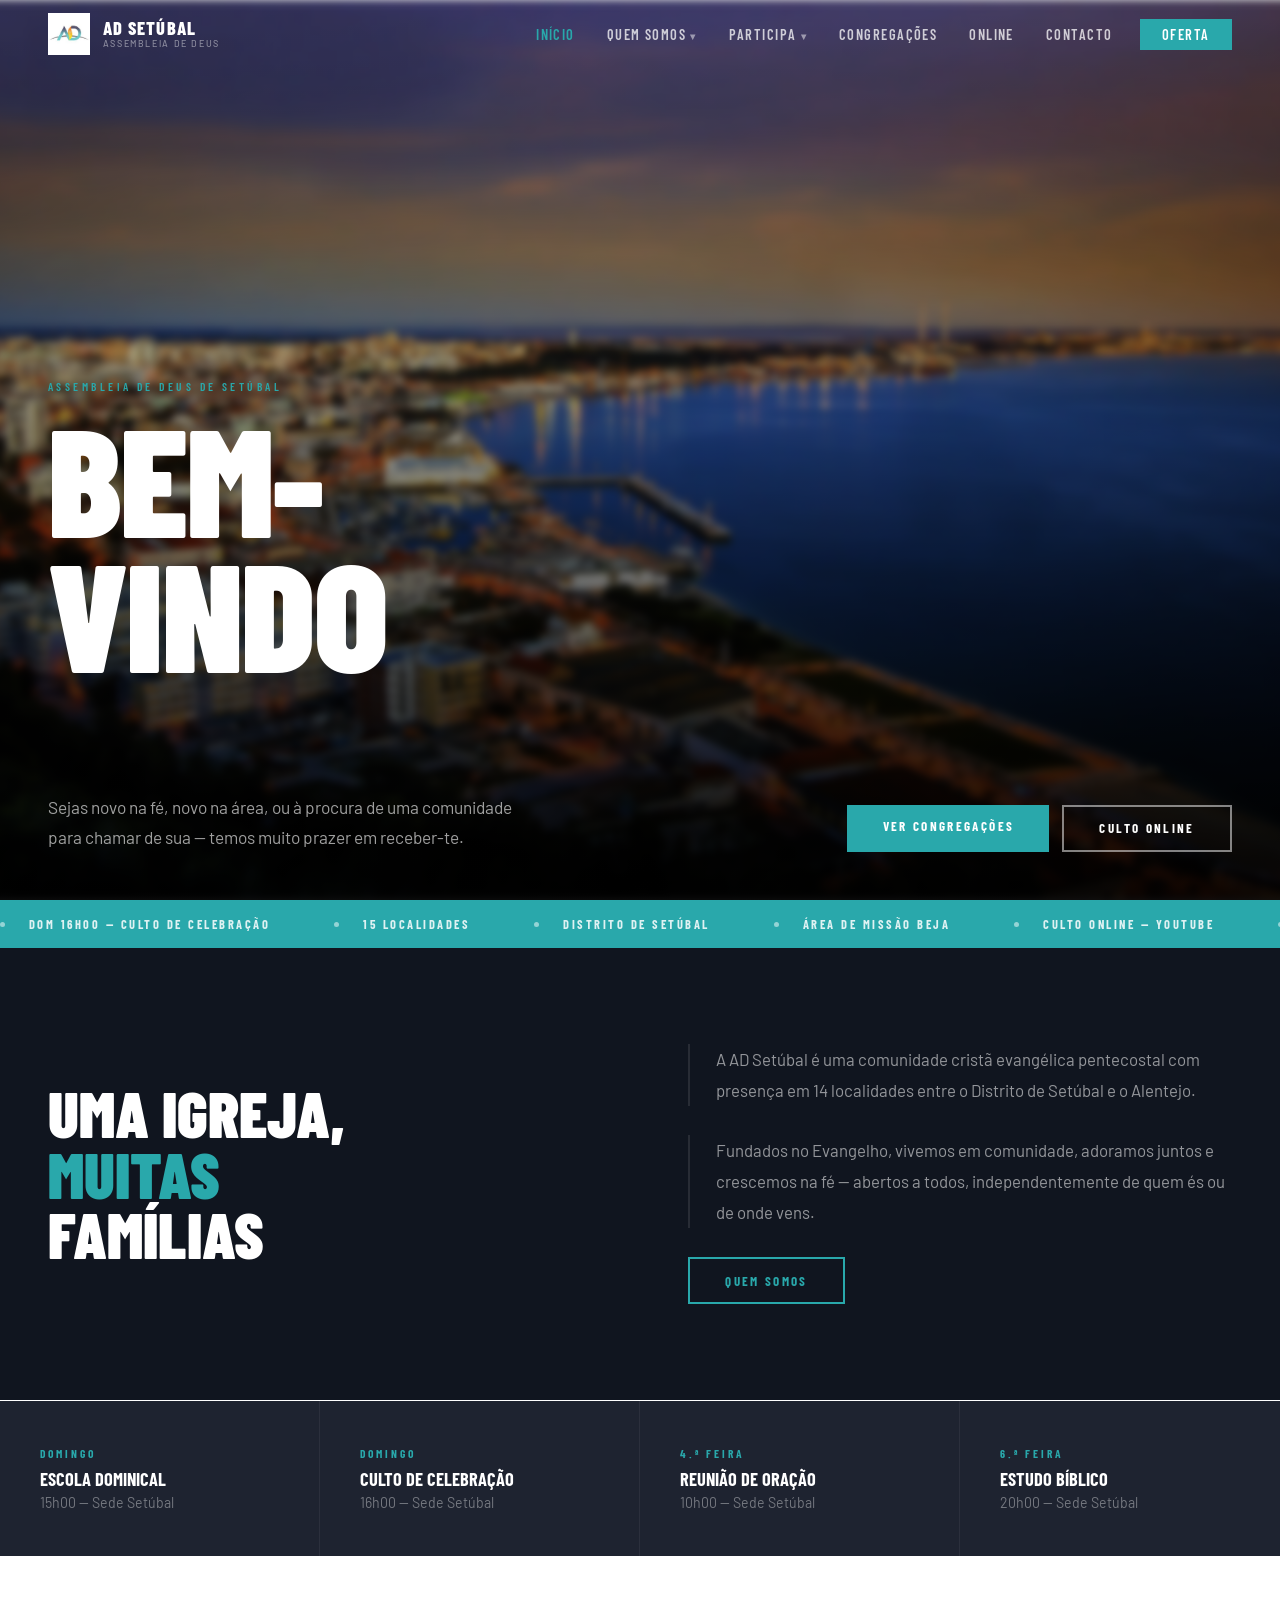
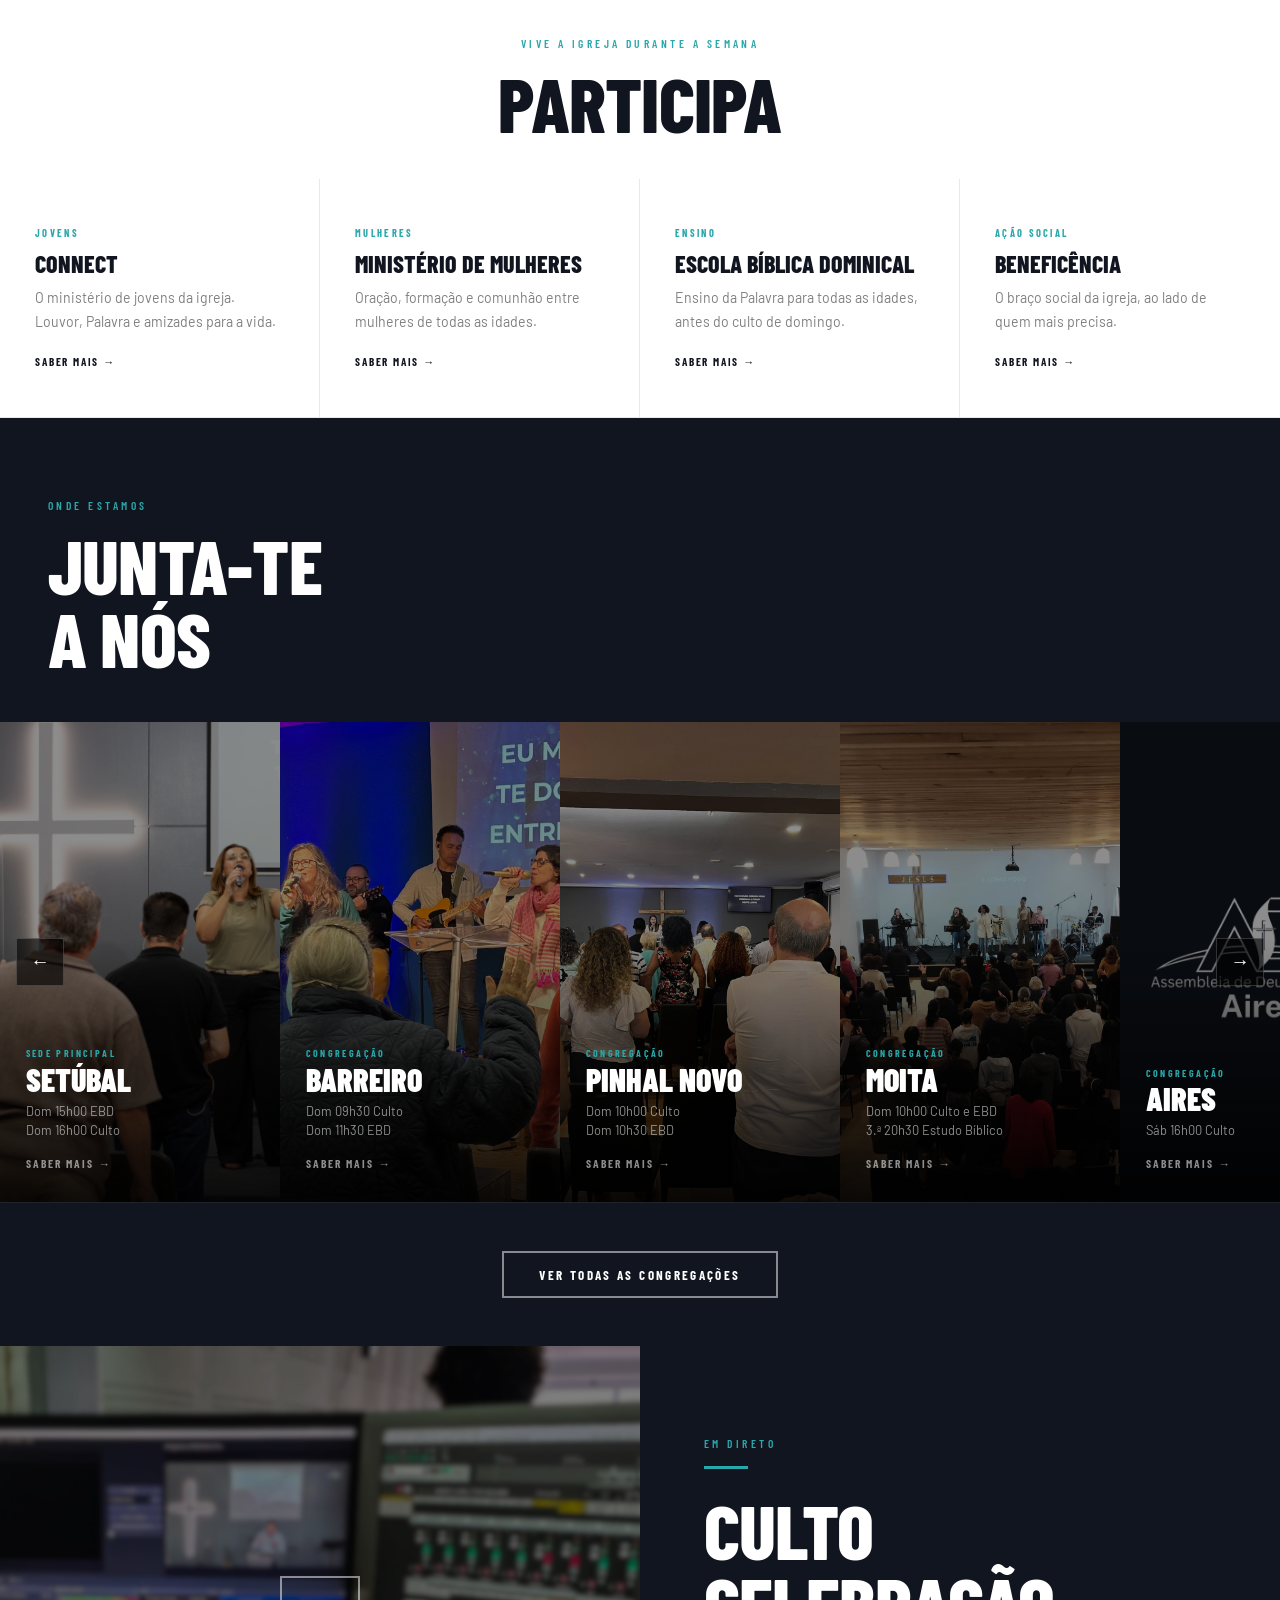
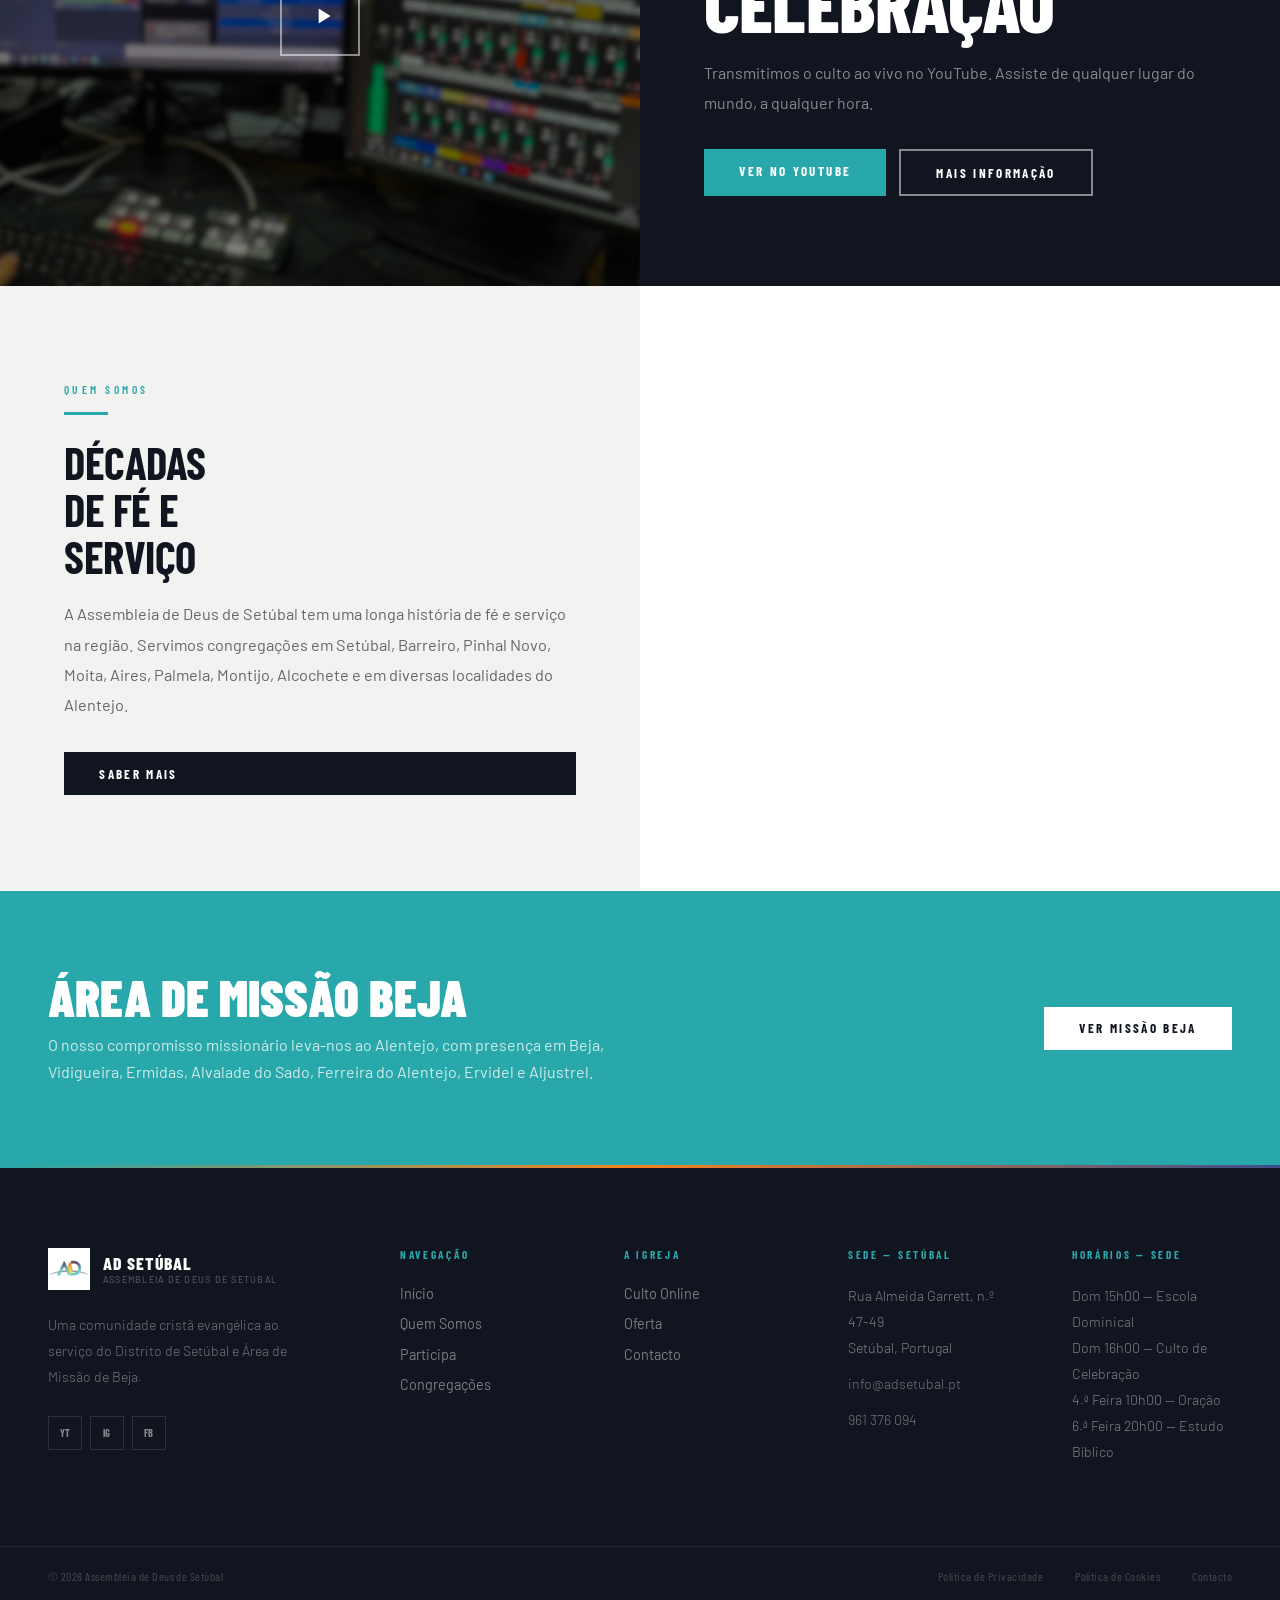
<file: index.html>
<!DOCTYPE html>
<html lang="pt">
<head>
  <meta charset="UTF-8" />
  <meta name="viewport" content="width=device-width, initial-scale=1.0" />
  <title>AD Setúbal — Assembleia de Deus</title>
  <link rel="icon" type="image/x-icon" href="logo.png">
  <link rel="stylesheet" href="shared.css" />
  <style>
    /* ===== HERO ===== */
    .hero {
      position: relative;
      min-height: 100vh;
      display: flex; flex-direction: column;
      justify-content: flex-end;
      overflow: hidden;
      padding-top: 68px;
    }
    .hero-bg {
      position: absolute; inset: 0;
      background: url('areasetubal-index.png') center/cover no-repeat;
    }
    .hero-overlay {
      position: absolute; inset: 0;
      background: linear-gradient(to top, rgba(0,0,0,0.92) 0%, rgba(0,0,0,0.35) 55%, rgba(0,0,0,0.1) 100%);
    }
    .hero-content {
      position: relative; z-index: 2;
      padding: 0 3rem 5rem;
      max-width: 1100px;
    }
    .hero-content .eyebrow { margin-bottom: 1rem; }
    .hero-title {
      font-family: 'Barlow Condensed', sans-serif;
      font-size: clamp(4.5rem, 12vw, 13rem);
      font-weight: 900; color: #fff;
      line-height: 0.88;
      letter-spacing: -0.01em;
      text-transform: uppercase;
      margin-bottom: 2rem;
    }
    .hero-bottom {
      position: relative; z-index: 2;
      display: grid; grid-template-columns: 1fr auto;
      align-items: end;
      padding: 0 3rem 3rem;
      gap: 2rem;
    }
    .hero-sub {
      font-size: 1.08rem; color: rgba(255,255,255,0.62);
      font-weight: 400; line-height: 1.75;
      max-width: 480px;
    }
    .hero-btns { display: flex; gap: 0.8rem; flex-shrink: 0; }

    /* ===== TICKER ===== */
    .ticker {
      background: var(--teal);
      overflow: hidden; height: 48px;
      display: flex; align-items: center;
    }
    .ticker-inner {
      display: flex; gap: 4rem;
      animation: ticker 30s linear infinite;
      white-space: nowrap;
    }
    .ticker-item {
      font-family: 'Barlow Condensed', sans-serif;
      font-size: 0.78rem; font-weight: 700;
      letter-spacing: 0.2em; text-transform: uppercase;
      color: rgba(255,255,255,0.85);
      display: flex; align-items: center; gap: 1.5rem;
    }
    .ticker-dot { width: 5px; height: 5px; background: rgba(255,255,255,0.5); border-radius: 50%; flex-shrink: 0; }
    @keyframes ticker { from { transform: translateX(0); } to { transform: translateX(-50%); } }

    /* ===== STATEMENT ===== */
    .statement {
      background: var(--dark);
      padding: 6rem 3rem;
      display: grid; grid-template-columns: 1fr 1fr; gap: 6rem; align-items: center;
    }
    .statement-title {
      font-family: 'Barlow Condensed', sans-serif;
      font-size: clamp(2.8rem, 5vw, 5rem);
      font-weight: 900; color: #fff;
      text-transform: uppercase; line-height: 0.95;
    }
    .statement-title span { color: var(--teal); }
    .statement-right { display: flex; flex-direction: column; gap: 1.8rem; }
    .statement-text {
      font-size: 1.05rem; color: rgba(255,255,255,0.55);
      font-weight: 400; line-height: 1.85;
      border-left: 2px solid rgba(255,255,255,0.1);
      padding-left: 1.6rem;
    }

    /* ===== SCHEDULE STRIP ===== */
    .schedule-strip {
      display: grid; grid-template-columns: repeat(4,1fr);
      border-top: 1px solid rgba(255,255,255,0.06);
    }
    .schedule-block {
      padding: 2.8rem 2.5rem;
      border-right: 1px solid rgba(255,255,255,0.06);
      background: var(--dark2);
      transition: background 0.2s;
      cursor: default;
    }
    .schedule-block:last-child { border-right: none; }
    .schedule-block:hover { background: rgb(17, 20, 27); }
    .schedule-day {
      font-family: 'Barlow Condensed', sans-serif;
      font-size: 0.72rem; font-weight: 700;
      letter-spacing: 0.26em; text-transform: uppercase;
      color: var(--teal); margin-bottom: 0.5rem;
    }
    .schedule-service {
      font-family: 'Barlow Condensed', sans-serif;
      font-size: 1.15rem; font-weight: 700;
      color: #fff; margin-bottom: 0.25rem;
      text-transform: uppercase;
    }
    .schedule-time { font-size: 0.88rem; color: rgba(255,255,255,0.38); font-weight: 400; }

    /* ===== LOCATIONS ===== */
    .locations-header {
      background: var(--dark);
      padding: 5rem 3rem 3rem;
    }
    .locations-carousel-wrap {
      background: var(--dark);
      position: relative;
      overflow: hidden;
    }
    .locations-carousel {
      display: flex;
      overflow-x: auto;
      scroll-snap-type: x mandatory;
      -webkit-overflow-scrolling: touch;
      scrollbar-width: none;
      gap: 0;
    }
    .locations-carousel::-webkit-scrollbar { display: none; }
    .loc-card {
      position: relative;
      overflow: hidden;
      flex: 0 0 280px;
      height: 480px;
      scroll-snap-align: start;
      cursor: default;
    }
    .loc-card img {
      width: 100%; height: 100%; object-fit: cover; display: block;
      filter: brightness(0.55);
      transition: transform 0.7s ease, filter 0.4s;
    }
    .loc-card:hover img { transform: scale(1.07); filter: brightness(0.4); }
    .loc-card-body {
      position: absolute; inset: 0;
      display: flex; flex-direction: column; justify-content: flex-end;
      padding: 2rem 1.6rem;
      background: linear-gradient(to top, rgba(0,0,0,0.88) 0%, transparent 55%);
    }
    .loc-card-tag {
      font-family: 'Barlow Condensed', sans-serif;
      font-size: 0.62rem; font-weight: 700;
      letter-spacing: 0.24em; text-transform: uppercase;
      color: var(--teal); margin-bottom: 0.35rem;
    }
    .loc-card-name {
      font-family: 'Barlow Condensed', sans-serif;
      font-size: 2rem; font-weight: 900;
      color: #fff; text-transform: uppercase;
      line-height: 0.92; margin-bottom: 0.45rem;
    }
    .loc-card-time {
      font-size: 0.8rem; color: rgba(255,255,255,0.55);
      font-weight: 400; margin-bottom: 1rem;
      line-height: 1.5;
    }
    .loc-card-link {
      font-family: 'Barlow Condensed', sans-serif;
      font-size: 0.72rem; font-weight: 700;
      letter-spacing: 0.18em; text-transform: uppercase;
      color: rgba(255,255,255,0.55); text-decoration: none;
      transition: color 0.2s;
    }
    .loc-card:hover .loc-card-link { color: var(--teal); }
    .carousel-btn {
      position: absolute; top: 50%; transform: translateY(-50%);
      width: 48px; height: 48px;
      background: rgba(0,0,0,0.6);
      border: 1px solid rgba(255,255,255,0.18);
      color: #fff; font-size: 1.2rem;
      display: flex; align-items: center; justify-content: center;
      cursor: pointer; z-index: 10;
      transition: background 0.2s, border-color 0.2s;
      user-select: none;
    }
    .carousel-btn:hover { background: var(--teal); border-color: var(--teal); }
    .carousel-btn.prev { left: 1rem; }
    .carousel-btn.next { right: 1rem; }
    .locations-footer {
      background: var(--dark);
      padding: 3rem;
      border-top: 1px solid rgba(255,255,255,0.06);
      text-align: center;
    }

    /* ===== ONLINE SPLIT ===== */
    .online-split { display: grid; grid-template-columns: 1fr 1fr; }
    .online-img { position: relative; overflow: hidden; min-height: 540px; background: #000; }
    .online-img img { position: absolute; inset: 0; width: 100%; height: 100%; object-fit: cover; filter: brightness(0.5); transition: opacity 0.3s; }
    .online-img iframe {
      position: absolute; inset: 0; width: 100%; height: 100%;
      border: none; display: none;
    }
    .online-img.playing img { opacity: 0; pointer-events: none; }
    .online-img.playing iframe { display: block; }
    .online-img.playing .online-img-overlay { opacity: 0; pointer-events: none; }
    .online-img-overlay {
      position: absolute; inset: 0;
      display: flex; align-items: center; justify-content: center;
      transition: opacity 0.3s;
    }
    .play-btn {
      width: 80px; height: 80px;
      border: 2px solid rgba(255,255,255,0.5);
      display: flex; align-items: center; justify-content: center;
      text-decoration: none; transition: border-color 0.2s, background 0.2s;
      cursor: pointer; background: none;
    }
    .play-btn:hover { border-color: var(--teal); background: rgba(41,168,171,0.2); }
    .play-btn svg { width: 26px; height: 26px; fill: #fff; margin-left: 5px; }
    .online-text {
      background: var(--dark);
      padding: 5rem 4rem;
      display: flex; flex-direction: column; justify-content: center;
    }
    .online-text .display-lg { color: #fff; margin-bottom: 1.2rem; }
    .online-text p { font-size: 1rem; color: rgba(255,255,255,0.5); line-height: 1.85; margin-bottom: 2rem; }
    .online-links { display: flex; gap: 0.8rem; flex-wrap: wrap; }

    /* ===== ABOUT SPLIT ===== */
    .about-split { display: grid; grid-template-columns: 1fr 1fr; }
    .about-img { position: relative; overflow: hidden; min-height: 520px; }
    .about-img img { position: absolute; inset: 0; width: 100%; height: 100%; object-fit: cover; display: block; }
    .about-text {
      background: var(--light);
      padding: 6rem 4rem;
      display: flex; flex-direction: column; justify-content: center;
    }
    .about-text .display-md { color: var(--dark); margin-bottom: 1.2rem; }
    .about-text .body-text { margin-bottom: 2rem; }

    /* ===== MISSION BAND ===== */
    .mission-band {
      background: var(--teal);
      padding: 5rem 3rem;
      display: grid; grid-template-columns: 1fr auto;
      gap: 3rem; align-items: center;
    }
    .mission-band h2 {
      font-family: 'Barlow Condensed', sans-serif;
      font-size: clamp(2rem, 4vw, 3.5rem);
      font-weight: 900; color: #fff;
      text-transform: uppercase; line-height: 1;
      margin-bottom: 0.5rem;
    }
    .mission-band p { font-size: 1rem; color: rgba(255,255,255,0.78); font-weight: 400; max-width: 560px; line-height: 1.7; }

    /* ===== PARTICIPA STRIP ===== */
    .participa-header { background: var(--white); padding: 5rem 3rem 2.5rem; text-align: center; }
    .participa-grid { display: grid; grid-template-columns: repeat(4,1fr); }
    .participa-card {
      padding: 3rem 2.2rem;
      border-right: 1px solid var(--border-light);
      border-bottom: 1px solid var(--border-light);
      text-decoration: none; color: inherit; display: block;
      transition: background 0.2s;
    }
    .participa-card:last-child { border-right: none; }
    .participa-card:hover { background: var(--light); }
    .participa-tag {
      font-family: 'Barlow Condensed', sans-serif;
      font-size: 0.65rem; font-weight: 700;
      letter-spacing: 0.22em; text-transform: uppercase;
      color: var(--teal); margin-bottom: 0.8rem;
    }
    .participa-name {
      font-family: 'Barlow Condensed', sans-serif;
      font-size: 1.5rem; font-weight: 800;
      color: var(--dark); text-transform: uppercase;
      margin-bottom: 0.6rem; line-height: 1.05;
    }
    .participa-desc { font-size: 0.88rem; line-height: 1.7; color: rgba(0,0,0,0.5); font-weight: 400; margin-bottom: 1rem; }
    .participa-link {
      font-family: 'Barlow Condensed', sans-serif;
      font-size: 0.7rem; font-weight: 700;
      letter-spacing: 0.16em; text-transform: uppercase;
      color: var(--dark);
    }
    .participa-card:hover .participa-link { color: var(--teal); }

    /* ===== GALERIA STRIP ===== */
    .galeria-header { background: var(--dark2); padding: 4.5rem 3rem 2.5rem; }
    .galeria-strip { display: grid; grid-template-columns: repeat(6,1fr); background: var(--dark2); }
    .galeria-tile { position: relative; aspect-ratio: 3/4; overflow: hidden; }
    .galeria-tile img { width: 100%; height: 100%; object-fit: cover; display: block; filter: brightness(0.7); transition: transform 0.6s, filter 0.3s; }
    .galeria-tile:hover img { transform: scale(1.08); filter: brightness(0.55); }
    .galeria-footer { background: var(--dark2); padding: 2.5rem 3rem 4rem; text-align: center; }

    @media (max-width: 900px) {
      .participa-grid { grid-template-columns: 1fr 1fr; }
      .participa-header { padding: 3.5rem 1.5rem 2rem; }
      .participa-card { padding: 2.2rem 1.5rem; }
      .galeria-strip { grid-template-columns: repeat(3,1fr); }
      .galeria-header { padding: 3.5rem 1.5rem 2rem; }
      .hero { min-height: 100svh; }
      .hero-content { padding: 0 1.5rem 3rem; }
      .hero-bottom { grid-template-columns: 1fr; padding: 0 1.5rem 2.5rem; gap: 1.5rem; }
      .hero-btns { flex-wrap: wrap; }
      .statement { grid-template-columns: 1fr; padding: 4rem 1.5rem; gap: 3rem; }
      .schedule-strip { grid-template-columns: 1fr 1fr; }
      .schedule-block { border-bottom: 1px solid rgba(255,255,255,0.06); }
      .locations-header { padding: 4rem 1.5rem 2rem; }
      .loc-card { flex: 0 0 240px; height: 380px; }
      .carousel-btn { display: none; }
      .online-split, .about-split { grid-template-columns: 1fr; }
      .online-img, .about-img { min-height: 320px; position: relative; }
      .online-img img, .about-img img { position: relative; }
      .online-text, .about-text { padding: 4rem 1.5rem; }
      .mission-band { grid-template-columns: 1fr; padding: 4rem 1.5rem; }
    }
    @media (max-width: 500px) {
      .schedule-strip { grid-template-columns: 1fr; }
    }
  </style>
</head>
<body>

  <!-- HERO -->
  <section class="hero">
    <div class="hero-bg"></div>
    <div class="hero-overlay"></div>
    <div class="hero-content">
      <span class="eyebrow">Assembleia de Deus de Setúbal</span>
      <h1 class="hero-title">Bem-<br>vindo</h1>
    </div>
    <div class="hero-bottom">
      <p class="hero-sub">Sejas novo na fé, novo na área, ou à procura de uma comunidade para chamar de sua — temos muito prazer em receber-te.</p>
      <div class="hero-btns">
        <a href="congregacoes.html" class="btn btn-teal">Ver Congregações</a>
        <a href="culto-online.html" class="btn btn-outline-white">Culto Online</a>
      </div>
    </div>
  </section>

  <!-- TICKER -->
  <div class="ticker">
    <div class="ticker-inner">
      <span class="ticker-item"><span class="ticker-dot"></span>Dom 16h00 — Culto de Celebração</span>
      <span class="ticker-item"><span class="ticker-dot"></span>15 Localidades</span>
      <span class="ticker-item"><span class="ticker-dot"></span>Distrito de Setúbal</span>
      <span class="ticker-item"><span class="ticker-dot"></span>Área de Missão Beja</span>
      <span class="ticker-item"><span class="ticker-dot"></span>Culto Online — YouTube</span>
      <span class="ticker-item"><span class="ticker-dot"></span>6.ª Feira 20h00 — Estudo Bíblico</span>
      <span class="ticker-item"><span class="ticker-dot"></span>Dom 16h00 — Culto de Celebração</span>
      <span class="ticker-item"><span class="ticker-dot"></span>15 Localidades</span>
      <span class="ticker-item"><span class="ticker-dot"></span>Distrito de Setúbal</span>
      <span class="ticker-item"><span class="ticker-dot"></span>Área de Missão Beja</span>
      <span class="ticker-item"><span class="ticker-dot"></span>Culto Online — YouTube</span>
      <span class="ticker-item"><span class="ticker-dot"></span>6.ª Feira 20h00 — Estudo Bíblico</span>
    </div>
  </div>

  <!-- STATEMENT -->
  <div class="statement">
    <div class="fade-in">
      <h2 class="statement-title">Uma Igreja,<br><span>Muitas</span><br>Famílias</h2>
    </div>
    <div class="statement-right fade-in">
      <p class="statement-text">A AD Setúbal é uma comunidade cristã evangélica pentecostal com presença em 14 localidades entre o Distrito de Setúbal e o Alentejo.</p>
      <p class="statement-text">Fundados no Evangelho, vivemos em comunidade, adoramos juntos e crescemos na fé — abertos a todos, independentemente de quem és ou de onde vens.</p>
      <div><a href="quem-somos.html" class="btn btn-outline-teal">Quem Somos</a></div>
    </div>
  </div>

  <!-- SCHEDULE -->
  <div class="schedule-strip">
    <div class="schedule-block fade-in">
      <p class="schedule-day">Domingo</p>
      <p class="schedule-service">Escola Dominical</p>
      <p class="schedule-time">15h00 — Sede Setúbal</p>
    </div>
    <div class="schedule-block fade-in">
      <p class="schedule-day">Domingo</p>
      <p class="schedule-service">Culto de Celebração</p>
      <p class="schedule-time">16h00 — Sede Setúbal</p>
    </div>
    <div class="schedule-block fade-in">
      <p class="schedule-day">4.ª Feira</p>
      <p class="schedule-service">Reunião de Oração</p>
      <p class="schedule-time">10h00 — Sede Setúbal</p>
    </div>
    <div class="schedule-block fade-in">
      <p class="schedule-day">6.ª Feira</p>
      <p class="schedule-service">Estudo Bíblico</p>
      <p class="schedule-time">20h00 — Sede Setúbal</p>
    </div>
  </div>

  <!-- PARTICIPA -->
  <div class="participa-header fade-in">
    <span class="eyebrow">Vive a Igreja Durante a Semana</span>
    <h2 class="display-lg">Participa</h2>
  </div>
  <div class="participa-grid">
    <a href="participa.html#connect" class="participa-card fade-in">
      <p class="participa-tag">Jovens</p>
      <h3 class="participa-name">Connect</h3>
      <p class="participa-desc">O ministério de jovens da igreja. Louvor, Palavra e amizades para a vida.</p>
      <span class="participa-link">Saber Mais →</span>
    </a>
    <a href="participa.html#mulheres" class="participa-card fade-in">
      <p class="participa-tag">Mulheres</p>
      <h3 class="participa-name">Ministério de Mulheres</h3>
      <p class="participa-desc">Oração, formação e comunhão entre mulheres de todas as idades.</p>
      <span class="participa-link">Saber Mais →</span>
    </a>
    <a href="participa.html#ebd" class="participa-card fade-in">
      <p class="participa-tag">Ensino</p>
      <h3 class="participa-name">Escola Bíblica Dominical</h3>
      <p class="participa-desc">Ensino da Palavra para todas as idades, antes do culto de domingo.</p>
      <span class="participa-link">Saber Mais →</span>
    </a>
    <a href="participa.html#beneficencia" class="participa-card fade-in">
      <p class="participa-tag">Ação Social</p>
      <h3 class="participa-name">Beneficência</h3>
      <p class="participa-desc">O braço social da igreja, ao lado de quem mais precisa.</p>
      <span class="participa-link">Saber Mais →</span>
    </a>
  </div>

  <!-- LOCATIONS -->
  <div class="locations-header fade-in">
    <span class="eyebrow">Onde Estamos</span>
    <h2 class="display-lg" style="color:#fff;">Junta-te<br>a Nós</h2>
  </div>
  <div class="locations-carousel-wrap">
    <button class="carousel-btn prev" onclick="scrollCarousel(-1)" aria-label="Anterior">&#8592;</button>
    <div class="locations-carousel" id="loc-carousel">
      <div class="loc-card fade-in">
        <img src="setubal.png" alt="Setúbal" />
        <div class="loc-card-body">
          <p class="loc-card-tag">Sede Principal</p>
          <h3 class="loc-card-name">Setúbal</h3>
          <p class="loc-card-time">Dom 15h00 EBD<br>Dom 16h00 Culto</p>
          <a href="congregacoes.html" class="loc-card-link">Saber mais →</a>
        </div>
      </div>
      <div class="loc-card fade-in">
        <img src="barreiro.jpg" alt="Barreiro" />
        <div class="loc-card-body">
          <p class="loc-card-tag">Congregação</p>
          <h3 class="loc-card-name">Barreiro</h3>
          <p class="loc-card-time">Dom 09h30 Culto<br>Dom 11h30 EBD</p>
          <a href="congregacoes.html" class="loc-card-link">Saber mais →</a>
        </div>
      </div>
      <div class="loc-card fade-in">
        <img src="pn.jpg" alt="Pinhal Novo" />
        <div class="loc-card-body">
          <p class="loc-card-tag">Congregação</p>
          <h3 class="loc-card-name">Pinhal Novo</h3>
          <p class="loc-card-time">Dom 10h00 Culto<br>Dom 10h30 EBD</p>
          <a href="congregacoes.html" class="loc-card-link">Saber mais →</a>
        </div>
      </div>
      <div class="loc-card fade-in">
        <img src="moita.jpg" alt="Moita" />
        <div class="loc-card-body">
          <p class="loc-card-tag">Congregação</p>
          <h3 class="loc-card-name">Moita</h3>
          <p class="loc-card-time">Dom 10h00 Culto e EBD<br>3.ª 20h30 Estudo Bíblico</p>
          <a href="congregacoes.html" class="loc-card-link">Saber mais →</a>
        </div>
      </div>
      <div class="loc-card fade-in">
        <img src="aires1.png" alt="Aires" />
        <div class="loc-card-body">
          <p class="loc-card-tag">Congregação</p>
          <h3 class="loc-card-name">Aires</h3>
          <p class="loc-card-time">Sáb 16h00 Culto</p>
          <a href="congregacoes.html" class="loc-card-link">Saber mais →</a>
        </div>
      </div>
      <div class="loc-card fade-in">
        <img src="palmela1.png" alt="Palmela" />
        <div class="loc-card-body">
          <p class="loc-card-tag">Congregação</p>
          <h3 class="loc-card-name">Palmela</h3>
          <p class="loc-card-time">Dom 10h00 Culto</p>
          <a href="congregacoes.html" class="loc-card-link">Saber mais →</a>
        </div>
      </div>
      <div class="loc-card fade-in">
        <img src="montijo1.png" alt="Montijo" />
        <div class="loc-card-body">
          <p class="loc-card-tag">Congregação</p>
          <h3 class="loc-card-name">Montijo</h3>
          <p class="loc-card-time">Dom 17h30 Culto<br>4.ª 20h30 Estudo Bíblico</p>
          <a href="congregacoes.html" class="loc-card-link">Saber mais →</a>
        </div>
      </div>
      <div class="loc-card fade-in">
        <img src="alcochete1.png" alt="Alcochete" />
        <div class="loc-card-body">
          <p class="loc-card-tag">Congregação</p>
          <h3 class="loc-card-name">Alcochete</h3>
          <p class="loc-card-time">Dom 16h00 Culto</p>
          <a href="congregacoes.html" class="loc-card-link">Saber mais →</a>
        </div>
      </div>
      <div class="loc-card fade-in">
        <img src="beja.jpg" alt="Beja" style="filter:brightness(0.45) sepia(0.3);" />
        <div class="loc-card-body">
          <p class="loc-card-tag" style="color:var(--orange);">Missão Beja</p>
          <h3 class="loc-card-name">Beja</h3>
          <p class="loc-card-time">Área de Missão<br>Ver horários</p>
          <a href="congregacoes.html" class="loc-card-link">Saber mais →</a>
        </div>
      </div>
      <div class="loc-card fade-in">
        <img src="vidigueira1.png" alt="Vidigueira" style="filter:brightness(0.45) sepia(0.3);" />
        <div class="loc-card-body">
          <p class="loc-card-tag" style="color:var(--orange);">Missão Beja</p>
          <h3 class="loc-card-name">Vidigueira</h3>
          <p class="loc-card-time">Área de Missão<br>Ver horários</p>
          <a href="congregacoes.html" class="loc-card-link">Saber mais →</a>
        </div>
      </div>
      <div class="loc-card fade-in">
        <img src="ermidas1.png" alt="Ermidas" style="filter:brightness(0.45) sepia(0.3);" />
        <div class="loc-card-body">
          <p class="loc-card-tag" style="color:var(--orange);">Missão Beja</p>
          <h3 class="loc-card-name">Ermidas</h3>
          <p class="loc-card-time">Área de Missão<br>Ver horários</p>
          <a href="congregacoes.html" class="loc-card-link">Saber mais →</a>
        </div>
      </div>
      <div class="loc-card fade-in">
        <img src="fda1.png" alt="Ferreira do Alentejo" style="filter:brightness(0.45) sepia(0.3);" />
        <div class="loc-card-body">
          <p class="loc-card-tag" style="color:var(--orange);">Missão Beja</p>
          <h3 class="loc-card-name">Ferreira do Alentejo</h3>
          <p class="loc-card-time">Área de Missão<br>Ver horários</p>
          <a href="congregacoes.html" class="loc-card-link">Saber mais →</a>
        </div>
      </div>
      <div class="loc-card fade-in">
        <img src="ervidel1.png" alt="Ervidel" style="filter:brightness(0.45) sepia(0.3);" />
        <div class="loc-card-body">
          <p class="loc-card-tag" style="color:var(--orange);">Missão Beja</p>
          <h3 class="loc-card-name">Ervidel</h3>
          <p class="loc-card-time">Área de Missão<br>Ver horários</p>
          <a href="congregacoes.html" class="loc-card-link">Saber mais →</a>
        </div>
      </div>
      <div class="loc-card fade-in">
        <img src="aljustrel1.png" alt="Aljustrel" style="filter:brightness(0.45) sepia(0.3);" />
        <div class="loc-card-body">
          <p class="loc-card-tag" style="color:var(--orange);">Missão Beja</p>
          <h3 class="loc-card-name">Aljustrel</h3>
          <p class="loc-card-time">Área de Missão<br>Ver horários</p>
          <a href="congregacoes.html" class="loc-card-link">Saber mais →</a>
        </div>
      </div>
    </div>
    <button class="carousel-btn next" onclick="scrollCarousel(1)" aria-label="Próximo">&#8594;</button>
  </div>
  <div class="locations-footer">
    <a href="congregacoes.html" class="btn btn-outline-white">Ver Todas as Congregações</a>
  </div>

  <!-- ONLINE -->
  <div class="online-split">
    <div class="online-img" id="online-media">
      <img src="online.jpeg" alt="Culto Online" />
      <iframe id="yt-embed" src="" allow="accelerometer; autoplay; clipboard-write; encrypted-media; gyroscope; picture-in-picture" allowfullscreen></iframe>
      <div class="online-img-overlay">
        <button class="play-btn" id="online-play-trigger" onclick="launchEmbed()" aria-label="Assistir ao vivo">
          <svg viewBox="0 0 24 24"><path d="M8 5v14l11-7z"/></svg>
        </button>
      </div>
    </div>
    <div class="online-text fade-in">
      <span class="eyebrow">Em Direto</span>
      <div class="teal-bar"></div>
      <h2 class="display-lg">Culto<br>Celebração</h2>
      <p>Transmitimos o culto ao vivo no YouTube. Assiste de qualquer lugar do mundo, a qualquer hora.</p>
      <div class="online-links">
        <a href="https://www.youtube.com/@adsetubal" target="_blank" class="btn btn-teal">Ver no YouTube</a>
        <a href="culto-online.html" class="btn btn-outline-white">Mais Informação</a>
      </div>
    </div>
  </div>

  <!-- ABOUT -->
  <div class="about-split">
    <div class="about-text fade-in">
      <span class="eyebrow">Quem Somos</span>
      <div class="teal-bar"></div>
      <h2 class="display-md">Décadas<br>de Fé e<br>Serviço</h2>
      <p class="body-text">A Assembleia de Deus de Setúbal tem uma longa história de fé e serviço na região. Servimos congregações em Setúbal, Barreiro, Pinhal Novo, Moita, Aires, Palmela, Montijo, Alcochete e em diversas localidades do Alentejo.</p>
      <a href="quem-somos.html" class="btn btn-dark">Saber Mais</a>
    </div>
  </div>

  <!-- MISSION -->
  <div class="mission-band fade-in">
    <div>
      <h2>Área de Missão Beja</h2>
      <p>O nosso compromisso missionário leva-nos ao Alentejo, com presença em Beja, Vidigueira, Ermidas, Alvalade do Sado, Ferreira do Alentejo, Ervidel e Aljustrel.</p>
    </div>
    <a href="congregacoes.html" class="btn btn-white">Ver Missão Beja</a>
  </div>

  <script src="shared.js"></script>
  <script>
    function launchEmbed() {
      var wrap = document.getElementById('online-media');
      var iframe = document.getElementById('yt-embed');
      iframe.src = 'https://www.youtube.com/embed/live_stream?channel=UCpDnP2y6vgTOnPcyh7wHmNw&autoplay=1&rel=0';
      wrap.classList.add('playing');
    }
    function scrollCarousel(dir) {
      var c = document.getElementById('loc-carousel');
      c.scrollBy({ left: dir * 300, behavior: 'smooth' });
    }
  </script>
</body>
</html>
</file>
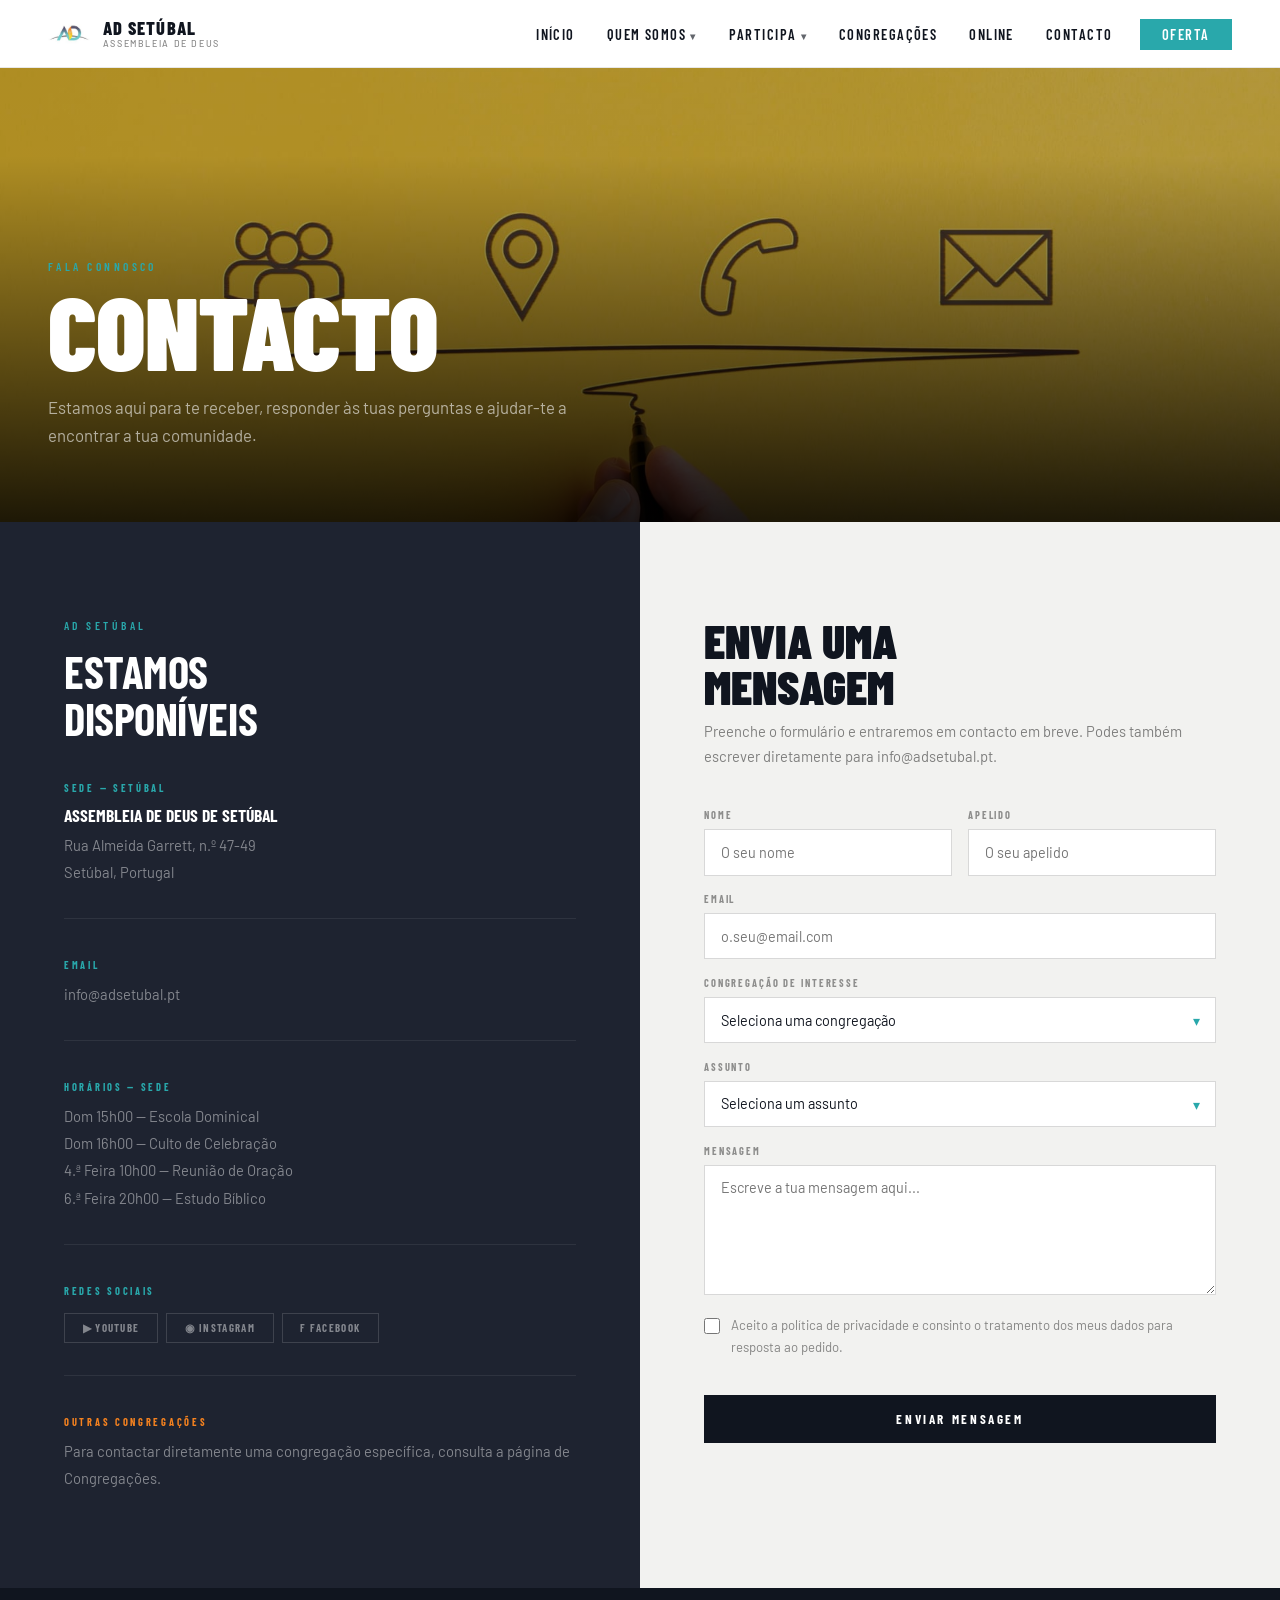
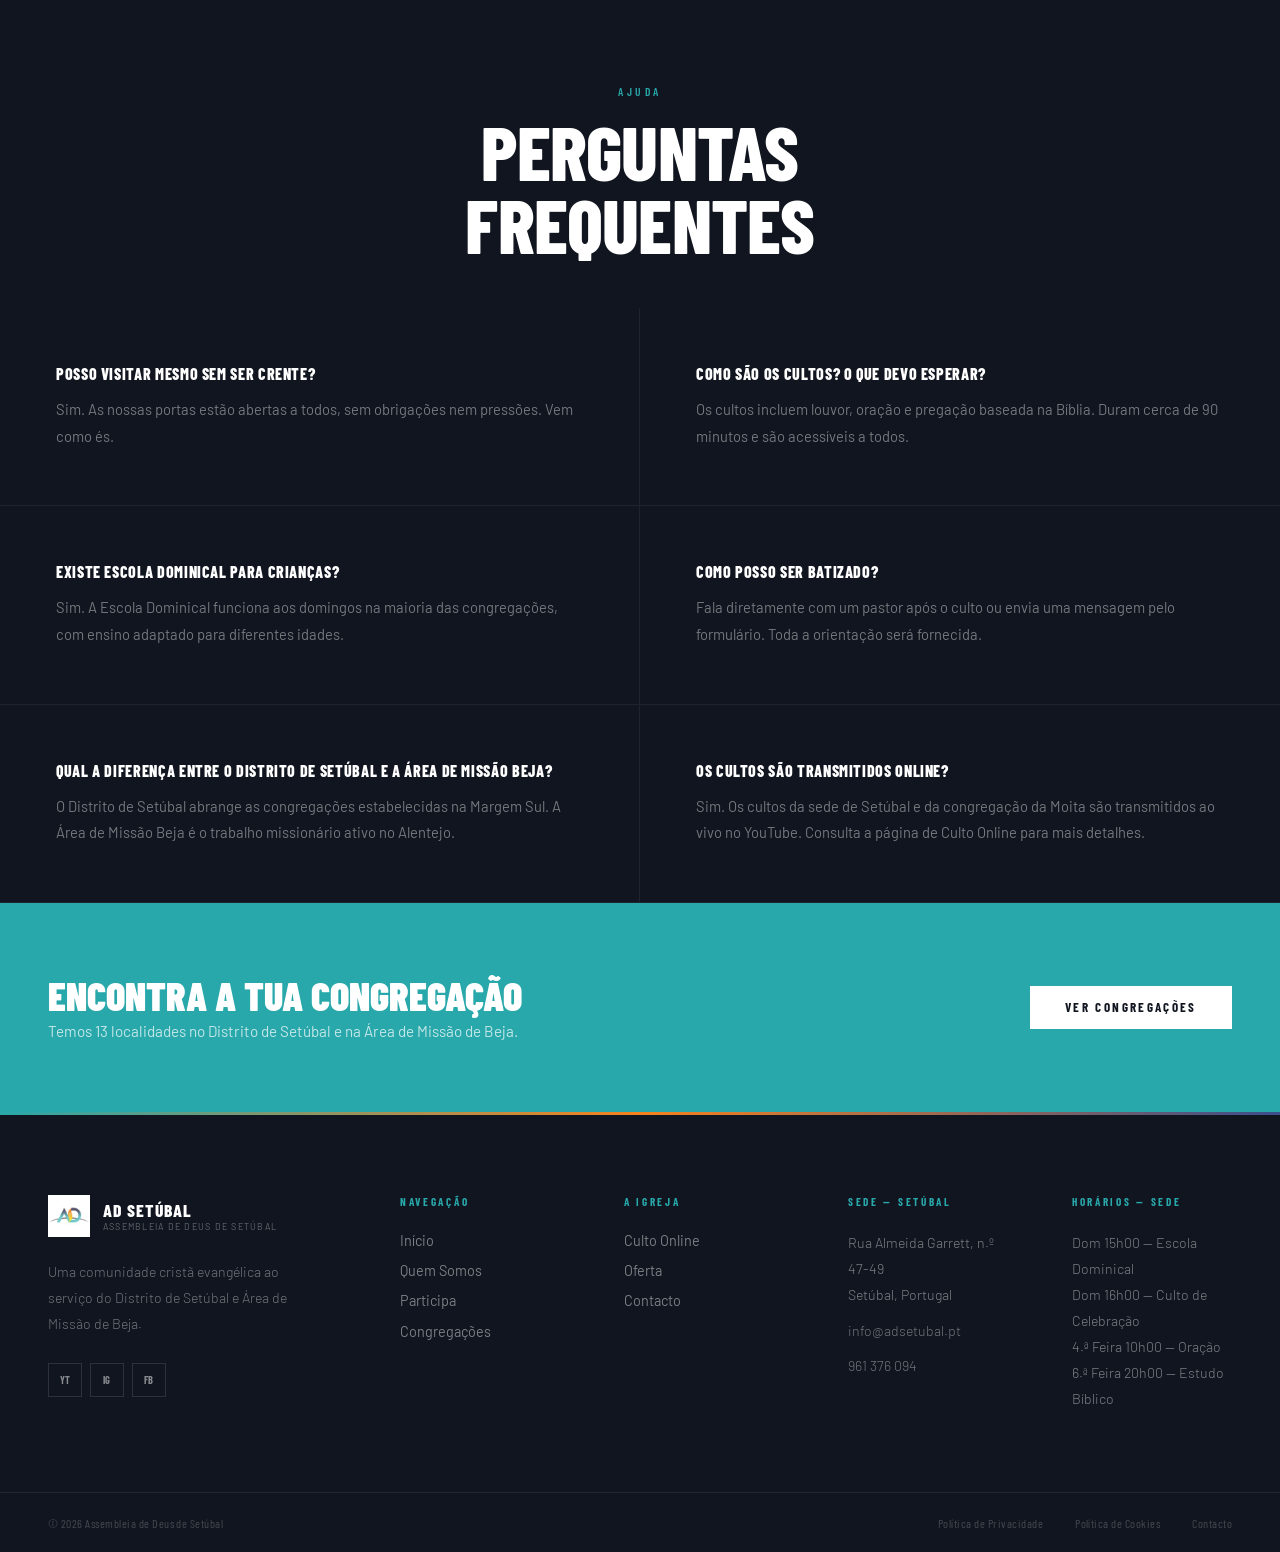
<file: contacto.html>
<!DOCTYPE html>
<html lang="pt">
<head>
  <meta charset="UTF-8" />
  <meta name="viewport" content="width=device-width, initial-scale=1.0" />
  <title>Contacto | AD Setúbal</title>
  <link rel="icon" type="image/x-icon" href="logo.png">
  <link rel="stylesheet" href="shared.css" />
  <style>
    .contact-split { display: grid; grid-template-columns: 1fr 1fr; }
    .contact-info-col { background: var(--dark2); padding: 6rem 4rem; display: flex; flex-direction: column; gap: 2.5rem; }
    .contact-form-col { background: var(--light); padding: 6rem 4rem; }
    .info-block { border-bottom: 1px solid rgba(255,255,255,0.07); padding-bottom: 2rem; }
    .info-block:last-of-type { border-bottom: none; }
    .info-label { font-family: 'Barlow Condensed', sans-serif; font-size: 0.65rem; font-weight: 700; letter-spacing: 0.26em; text-transform: uppercase; color: var(--teal); margin-bottom: 0.6rem; display: block; }
    .info-label.orange { color: var(--orange); }
    .info-title { font-family: 'Barlow Condensed', sans-serif; font-size: 1.1rem; font-weight: 700; color: #fff; margin-bottom: 0.4rem; text-transform: uppercase; }
    .info-value { font-size: 0.92rem; color: rgba(255,255,255,0.45); font-weight: 400; line-height: 1.85; }
    .info-value a { color: rgba(255,255,255,0.45); text-decoration: none; transition: color 0.2s; }
    .info-value a:hover { color: var(--teal); }
    .social-row { display: flex; gap: 0.5rem; margin-top: 1rem; flex-wrap: wrap; }
    .social-btn { display: inline-flex; align-items: center; gap: 0.4rem; padding: 0.45rem 1.1rem; border: 1px solid rgba(255,255,255,0.14); font-family: 'Barlow Condensed', sans-serif; font-size: 0.68rem; font-weight: 700; letter-spacing: 0.12em; text-transform: uppercase; color: rgba(255,255,255,0.45); text-decoration: none; transition: all 0.2s; }
    .social-btn:hover { border-color: var(--teal); color: var(--teal); }
    .form-title { font-family: 'Barlow Condensed', sans-serif; font-size: clamp(2rem, 4vw, 3rem); font-weight: 900; color: var(--dark); text-transform: uppercase; line-height: 0.95; margin-bottom: 0.6rem; }
    .form-sub { font-size: 0.92rem; color: rgba(0,0,0,0.48); font-weight: 400; margin-bottom: 2.5rem; line-height: 1.72; }
    .form-group { margin-bottom: 1.1rem; }
    .form-row { display: grid; grid-template-columns: 1fr 1fr; gap: 1rem; }
    .form-label { display: block; font-family: 'Barlow Condensed', sans-serif; font-size: 0.65rem; font-weight: 700; letter-spacing: 0.18em; text-transform: uppercase; color: rgba(0,0,0,0.42); margin-bottom: 0.5rem; }
    .form-input, .form-select, .form-textarea { width: 100%; padding: 0.85rem 1rem; border: 1.5px solid #d8d8d8; background: #fff; font-family: 'Barlow', sans-serif; font-size: 0.9rem; color: var(--dark); outline: none; transition: border-color 0.2s; appearance: none; }
    .form-input:focus, .form-select:focus, .form-textarea:focus { border-color: var(--teal); }
    .form-textarea { resize: vertical; min-height: 130px; }
    .form-select-wrap { position: relative; }
    .form-select-wrap::after { content: '▾'; position: absolute; right: 1rem; top: 50%; transform: translateY(-50%); color: var(--teal); pointer-events: none; font-size: 0.85rem; }
    .form-check-group { display: flex; align-items: flex-start; gap: 0.7rem; }
    .form-check { width: 16px; height: 16px; accent-color: var(--teal); flex-shrink: 0; margin-top: 3px; cursor: pointer; }
    .form-check-label { font-size: 0.82rem; color: rgba(0,0,0,0.45); font-weight: 400; line-height: 1.65; }
    .form-submit { width: 100%; padding: 1rem; background: var(--dark); color: #fff; border: none; font-family: 'Barlow Condensed', sans-serif; font-size: 0.82rem; font-weight: 700; letter-spacing: 0.2em; text-transform: uppercase; cursor: pointer; transition: background 0.2s; margin-top: 1.2rem; }
    .form-submit:hover { background: var(--teal); }
    .success-msg { display: none; padding: 1rem 1.4rem; border-left: 3px solid var(--teal); background: rgba(41,168,171,0.07); font-family: 'Barlow Condensed', sans-serif; font-size: 0.8rem; font-weight: 700; letter-spacing: 0.08em; color: var(--teal); margin-top: 1rem; text-transform: uppercase; }
    .error-msg { display: none; padding: 1rem 1.4rem; border-left: 3px solid #dc2626; background: rgba(220,38,38,0.07); font-family: 'Barlow Condensed', sans-serif; font-size: 0.8rem; font-weight: 700; letter-spacing: 0.08em; color: #dc2626; margin-top: 1rem; text-transform: uppercase; }
    .faq-grid { display: grid; grid-template-columns: repeat(2,1fr); }
    .faq-item { padding: 3.5rem 3.5rem; border-right: 1px solid rgba(255,255,255,0.06); border-bottom: 1px solid rgba(255,255,255,0.06); transition: background 0.2s; }
    .faq-item:hover { background: rgba(255,255,255,0.03); }
    .faq-item:nth-child(2n) { border-right: none; }
    .faq-q { font-family: 'Barlow Condensed', sans-serif; font-size: 1rem; font-weight: 800; color: #fff; text-transform: uppercase; letter-spacing: 0.04em; margin-bottom: 0.8rem; }
    .faq-a { font-size: 0.92rem; line-height: 1.82; color: rgba(255,255,255,0.42); font-weight: 400; }
    .cta-bar { background: var(--teal); padding: 4.5rem 3rem; display: flex; align-items: center; justify-content: space-between; gap: 2rem; flex-wrap: wrap; }
    .cta-bar h2 { font-family: 'Barlow Condensed', sans-serif; font-size: clamp(1.6rem, 3.5vw, 2.5rem); font-weight: 900; color: #fff; text-transform: uppercase; line-height: 1; }
    .cta-bar p { font-size: 0.95rem; color: rgba(255,255,255,0.72); font-weight: 400; margin-top: 0.4rem; }
    @media (max-width: 900px) {
      .contact-split { grid-template-columns: 1fr; }
      .contact-info-col, .contact-form-col { padding: 4rem 1.5rem; }
      .form-row { grid-template-columns: 1fr; }
      .faq-grid { grid-template-columns: 1fr; }
      .faq-item { border-right: none; padding: 2.5rem 1.5rem; }
      .cta-bar { padding: 3rem 1.5rem; flex-direction: column; }
    }
  </style>
</head>
<body data-nav-light="true">

  <div class="page-header">
    <div class="page-header-bg" style="background-image:url('contacto.jpg');"></div>
    <div class="page-header-overlay"></div>
    <div class="page-header-content fade-in">
      <span class="eyebrow">Fala Connosco</span>
      <h1>Contacto</h1>
      <p>Estamos aqui para te receber, responder às tuas perguntas e ajudar-te a encontrar a tua comunidade.</p>
    </div>
  </div>

  <div class="contact-split">
    <div class="contact-info-col fade-in">
      <div>
        <span class="eyebrow">AD Setúbal</span>
        <h2 class="display-md" style="color:#fff;">Estamos<br>Disponíveis</h2>
      </div>
      <div class="info-block">
        <span class="info-label">Sede — Setúbal</span>
        <p class="info-title">Assembleia de Deus de Setúbal</p>
        <p class="info-value">Rua Almeida Garrett, n.º 47-49<br>Setúbal, Portugal</p>
      </div>
      <div class="info-block">
        <span class="info-label">Email</span>
        <p class="info-value"><a href="mailto:info@adsetubal.pt">info@adsetubal.pt</a></p>
      </div>
      <div class="info-block">
        <span class="info-label">Horários — Sede</span>
        <p class="info-value">
          Dom 15h00 — Escola Dominical<br>
          Dom 16h00 — Culto de Celebração<br>
          4.ª Feira 10h00 — Reunião de Oração<br>
          6.ª Feira 20h00 — Estudo Bíblico
        </p>
      </div>
      <div class="info-block">
        <span class="info-label">Redes Sociais</span>
        <div class="social-row">
          <a href="https://www.youtube.com/@adsetubal" target="_blank" class="social-btn">▶ YouTube</a>
          <a href="https://www.instagram.com/adsetubal/" target="_blank" class="social-btn">◉ Instagram</a>
          <a href="https://www.facebook.com/adsetubal" target="_blank" class="social-btn">f Facebook</a>
        </div>
      </div>
      <div>
        <span class="info-label orange">Outras Congregações</span>
        <p class="info-value">Para contactar diretamente uma congregação específica, consulta a página de <a href="congregacoes.html">Congregações</a>.</p>
      </div>
    </div>

    <div class="contact-form-col fade-in">
      <h2 class="form-title">Envia uma<br>Mensagem</h2>
      <p class="form-sub">Preenche o formulário e entraremos em contacto em breve. Podes também escrever diretamente para info@adsetubal.pt.</p>
      <form id="contact-form" action="https://formspree.io/f/xlgkyarj" method="POST" onsubmit="handleSubmit(event)">
        <input type="hidden" name="_subject" value="Novo contacto — AD Setúbal" />
        <input type="hidden" name="_language" value="pt" />
        <div class="form-row">
          <div class="form-group">
            <label class="form-label">Nome</label>
            <input class="form-input" type="text" name="nome" placeholder="O seu nome" required />
          </div>
          <div class="form-group">
            <label class="form-label">Apelido</label>
            <input class="form-input" type="text" name="apelido" placeholder="O seu apelido" required />
          </div>
        </div>
        <div class="form-group">
          <label class="form-label">Email</label>
          <input class="form-input" type="email" name="email" placeholder="o.seu@email.com" required />
        </div>
        <div class="form-group">
          <label class="form-label">Congregação de interesse</label>
          <div class="form-select-wrap">
            <select class="form-select" name="congregacao">
              <option value="">Seleciona uma congregação</option>
              <optgroup label="Distrito de Setúbal">
                <option>Setúbal — Sede</option><option>Barreiro</option>
                <option>Pinhal Novo</option><option>Moita</option>
                <option>Aires</option><option>Montijo</option>
                <option>Alcochete</option><option>Palmela</option>
              </optgroup>
              <optgroup label="Área de Missão Beja">
                <option>Beja</option><option>Vidigueira</option>
                <option>Ermidas</option><option>Alvalade do Sado</option>
                <option>Ferreira do Alentejo</option><option>Ervidel</option>
              </optgroup>
              <option>Online</option>
              <option>Outra / Geral</option>
            </select>
          </div>
        </div>
        <div class="form-group">
          <label class="form-label">Assunto</label>
          <div class="form-select-wrap">
            <select class="form-select" name="assunto">
              <option value="">Seleciona um assunto</option>
              <option>Informações Gerais</option><option>Primeira Visita</option>
              <option>Batismo</option><option>Casamento</option>
              <option>Aconselhamento</option><option>Pedido de Oração</option>
              <option>Outro</option>
            </select>
          </div>
        </div>
        <div class="form-group">
          <label class="form-label">Mensagem</label>
          <textarea class="form-textarea" name="mensagem" placeholder="Escreve a tua mensagem aqui..."></textarea>
        </div>
        <div class="form-group">
          <div class="form-check-group">
            <input class="form-check" type="checkbox" id="privacy" name="privacidade" value="aceite" required />
            <label class="form-check-label" for="privacy">Aceito a política de privacidade e consinto o tratamento dos meus dados para resposta ao pedido.</label>
          </div>
        </div>
        <button class="form-submit" type="submit">Enviar Mensagem</button>
        <div class="success-msg" id="success-msg">✓ Mensagem enviada com sucesso.</div>
        <div class="error-msg" id="error-msg">✗ Erro ao enviar. Tenta novamente ou escreve para info@adsetubal.pt.</div>
      </form>
    </div>
  </div>

  <div class="dark-section">
    <div class="section-pad" style="padding-bottom:3rem; text-align:center;">
      <span class="eyebrow">Ajuda</span>
      <h2 class="display-lg" style="color:#fff;">Perguntas<br>Frequentes</h2>
    </div>
    <div class="faq-grid">
      <div class="faq-item fade-in">
        <p class="faq-q">Posso visitar mesmo sem ser crente?</p>
        <p class="faq-a">Sim. As nossas portas estão abertas a todos, sem obrigações nem pressões. Vem como és.</p>
      </div>
      <div class="faq-item fade-in">
        <p class="faq-q">Como são os cultos? O que devo esperar?</p>
        <p class="faq-a">Os cultos incluem louvor, oração e pregação baseada na Bíblia. Duram cerca de 90 minutos e são acessíveis a todos.</p>
      </div>
      <div class="faq-item fade-in">
        <p class="faq-q">Existe escola dominical para crianças?</p>
        <p class="faq-a">Sim. A Escola Dominical funciona aos domingos na maioria das congregações, com ensino adaptado para diferentes idades.</p>
      </div>
      <div class="faq-item fade-in">
        <p class="faq-q">Como posso ser batizado?</p>
        <p class="faq-a">Fala diretamente com um pastor após o culto ou envia uma mensagem pelo formulário. Toda a orientação será fornecida.</p>
      </div>
      <div class="faq-item fade-in">
        <p class="faq-q">Qual a diferença entre o Distrito de Setúbal e a Área de Missão Beja?</p>
        <p class="faq-a">O Distrito de Setúbal abrange as congregações estabelecidas na Margem Sul. A Área de Missão Beja é o trabalho missionário ativo no Alentejo.</p>
      </div>
      <div class="faq-item fade-in">
        <p class="faq-q">Os cultos são transmitidos online?</p>
        <p class="faq-a">Sim. Os cultos da sede de Setúbal e da congregação da Moita são transmitidos ao vivo no YouTube. Consulta a página de Culto Online para mais detalhes.</p>
      </div>
    </div>
  </div>

  <div class="cta-bar fade-in">
    <div>
      <h2>Encontra a Tua Congregação</h2>
      <p>Temos 13 localidades no Distrito de Setúbal e na Área de Missão de Beja.</p>
    </div>
    <a href="congregacoes.html" class="btn btn-white">Ver Congregações</a>
  </div>

  <script src="shared.js"></script>
  <script>
    async function handleSubmit(e) {
      e.preventDefault();
      var form = e.target;
      var btn = form.querySelector('.form-submit');
      var successEl = document.getElementById('success-msg');
      var errorEl = document.getElementById('error-msg');

      btn.textContent = 'A enviar...';
      btn.disabled = true;
      successEl.style.display = 'none';
      errorEl.style.display = 'none';

      try {
        var res = await fetch(form.action, {
          method: 'POST',
          body: new FormData(form),
          headers: { 'Accept': 'application/json' }
        });

        if (res.ok) {
          successEl.style.display = 'block';
          form.reset();
          setTimeout(function() { successEl.style.display = 'none'; }, 6000);
        } else {
          errorEl.style.display = 'block';
        }
      } catch (err) {
        errorEl.style.display = 'block';
      }

      btn.textContent = 'Enviar Mensagem';
      btn.disabled = false;
    }
  </script>
</body>
</html>
</file>
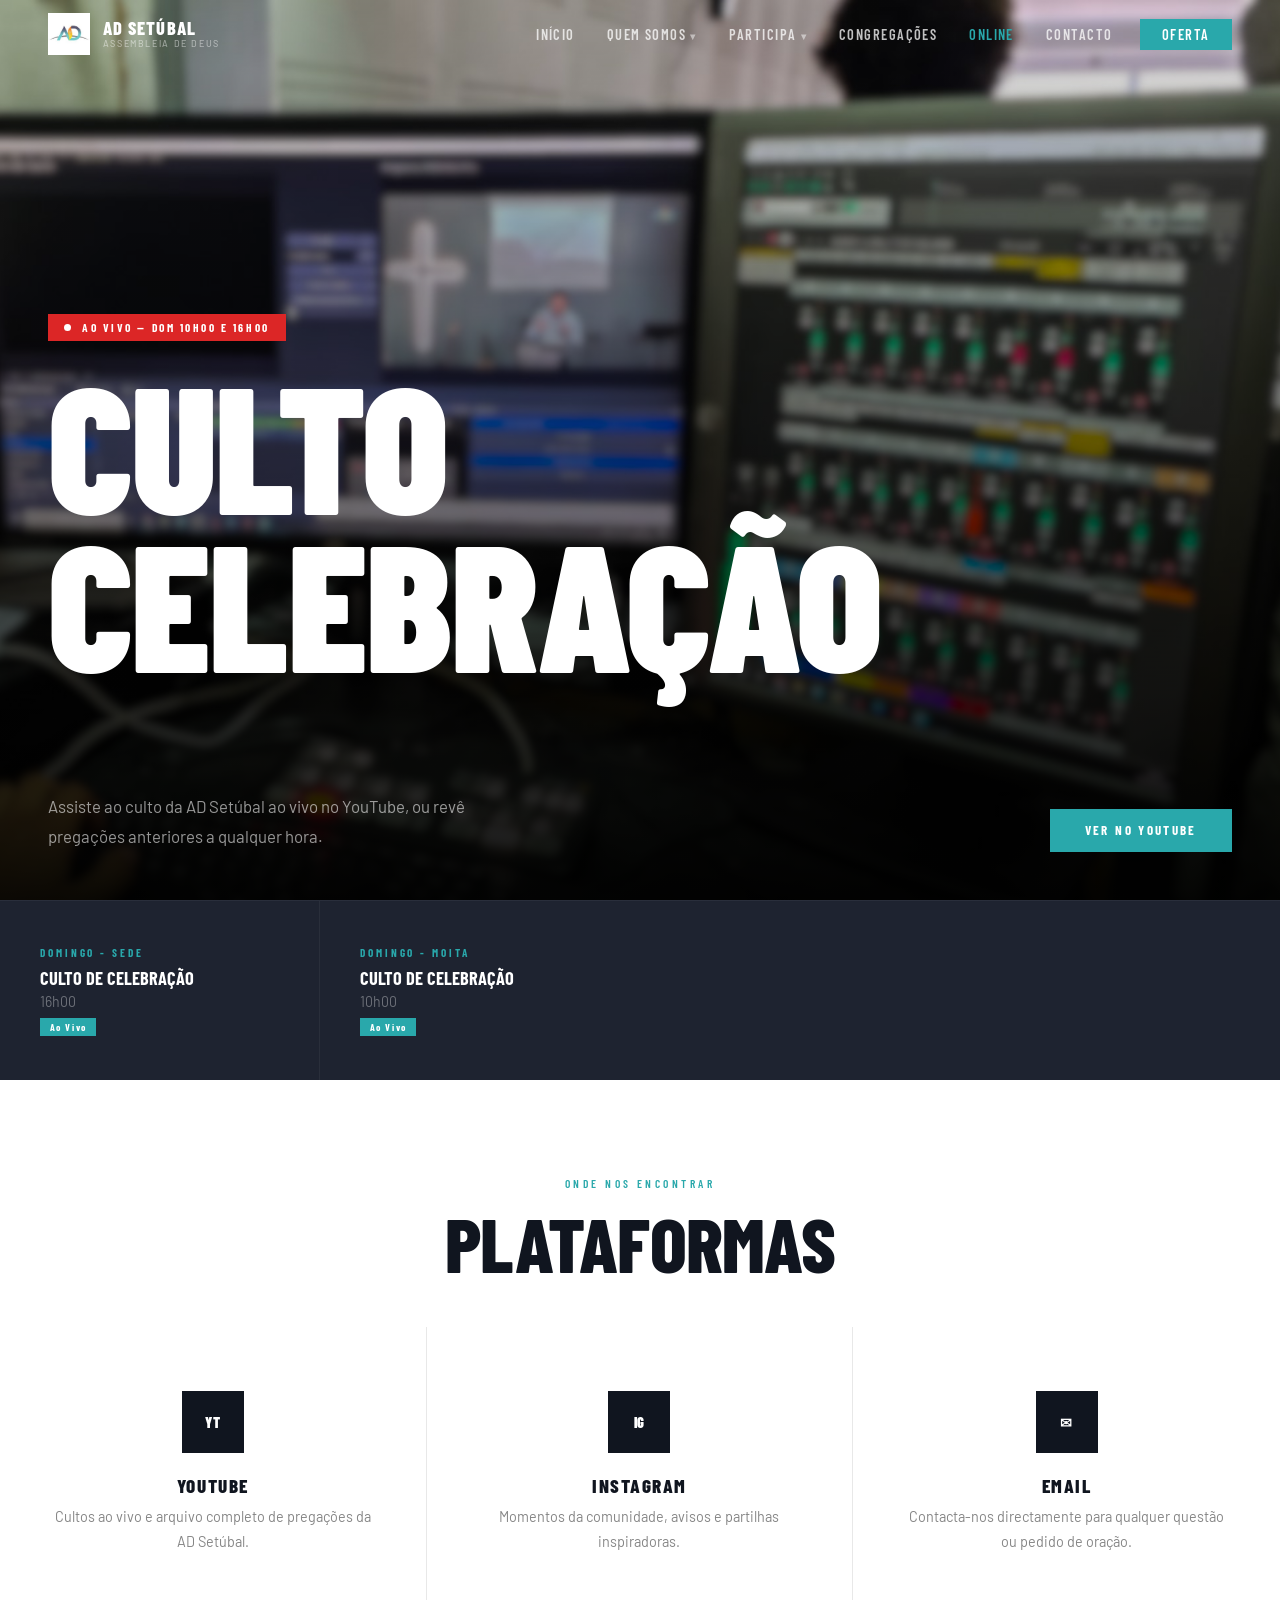
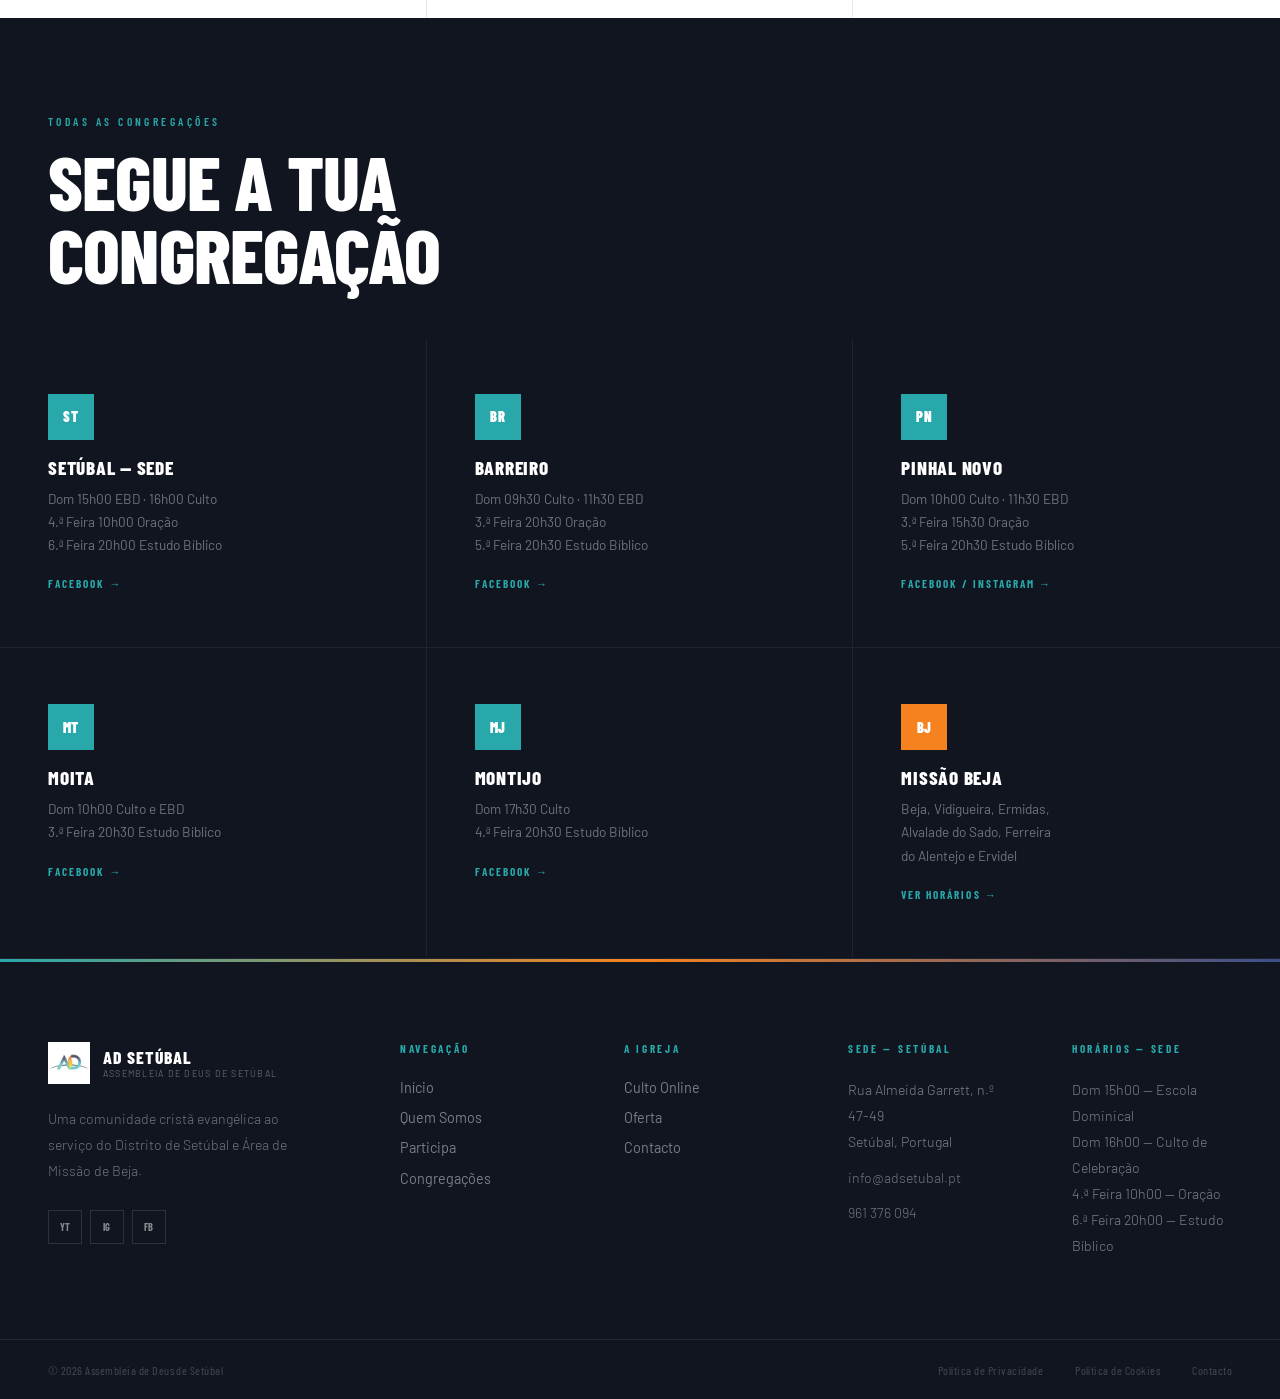
<file: culto-online.html>
<!DOCTYPE html>
<html lang="pt">
<head>
  <meta charset="UTF-8" />
  <meta name="viewport" content="width=device-width, initial-scale=1.0" />
  <title>Culto Online | AD Setúbal</title>
  <link rel="icon" type="image/x-icon" href="logo.png">
  <link rel="stylesheet" href="shared.css" />
  <style>
    /* LIVE HERO */
    .live-hero {
      position: relative;
      min-height: 100vh;
      display: flex; flex-direction: column; justify-content: flex-end;
      overflow: hidden;
      padding-top: 68px;
    }
    .live-hero-bg {
      position: absolute; inset: 0;
      background: url('online.jpeg') center/cover no-repeat;
    }
    .live-hero-overlay {
      position: absolute; inset: 0;
      background: linear-gradient(to top, rgba(0,0,0,0.94) 0%, rgba(0,0,0,0.4) 60%, rgba(0,0,0,0.1) 100%);
    }
    .live-hero-content {
      position: relative; z-index: 2;
      padding: 0 3rem 5rem;
    }
    .live-badge {
      display: inline-flex; align-items: center; gap: 0.7rem;
      background: #dc2626; color: #fff;
      font-family: 'Barlow Condensed', sans-serif;
      font-size: 0.72rem; font-weight: 700; letter-spacing: 0.22em; text-transform: uppercase;
      padding: 0.4rem 1rem; margin-bottom: 1.5rem;
    }
    .live-dot { width: 7px; height: 7px; border-radius: 50%; background: #fff; animation: blink 1.2s infinite; }
    @keyframes blink { 0%,100%{opacity:1}50%{opacity:0.25} }
    .live-title {
      font-family: 'Barlow Condensed', sans-serif;
      font-size: clamp(5rem, 14vw, 14rem);
      font-weight: 900; color: #fff;
      text-transform: uppercase; line-height: 0.88;
      letter-spacing: -0.01em; margin-bottom: 2rem;
    }
    .live-bottom {
      position: relative; z-index: 2;
      display: grid; grid-template-columns: 1fr auto;
      align-items: end; padding: 0 3rem 3rem; gap: 2rem;
    }
    .live-sub { font-size: 1.05rem; color: rgba(255,255,255,0.58); font-weight: 400; line-height: 1.78; max-width: 480px; }
    .live-btns { display: flex; gap: 0.8rem; flex-shrink: 0; }

    /* SCHEDULE */
    .schedule-band {
      background: var(--dark2);
      display: grid; grid-template-columns: repeat(4,1fr);
      border-top: 1px solid rgba(255,255,255,0.05);
    }
    .sched-block {
      padding: 2.8rem 2.5rem;
      border-right: 1px solid rgba(255,255,255,0.05);
      transition: background 0.2s;
    }
    .sched-block:last-child { border-right: none; }
    .sched-block:hover { background: rgba(255,255,255,0.03); }
    .sched-day {
      font-family: 'Barlow Condensed', sans-serif;
      font-size: 0.7rem; font-weight: 700;
      letter-spacing: 0.26em; text-transform: uppercase;
      color: var(--teal); margin-bottom: 0.5rem;
    }
    .sched-name {
      font-family: 'Barlow Condensed', sans-serif;
      font-size: 1.15rem; font-weight: 700;
      color: #fff; margin-bottom: 0.25rem; text-transform: uppercase;
    }
    .sched-time { font-size: 0.88rem; color: rgba(255,255,255,0.35); font-weight: 400; }
    .sched-live {
      display: inline-block; background: var(--teal); color: #fff;
      font-family: 'Barlow Condensed', sans-serif;
      font-size: 0.62rem; font-weight: 700; letter-spacing: 0.16em;
      padding: 0.18rem 0.6rem; margin-top: 0.5rem;
    }

    /* PLATFORMS */
    .platforms-grid { display: grid; grid-template-columns: repeat(3,1fr); }
    .platform-block {
      padding: 4rem 3rem; text-align: center;
      border-right: 1px solid var(--border-light);
      transition: background 0.2s;
      text-decoration: none; display: block; color: inherit;
    }
    .platform-block:last-child { border-right: none; }
    .platform-block:hover { background: var(--light); }
    .platform-icon {
      width: 62px; height: 62px;
      background: var(--dark);
      display: flex; align-items: center; justify-content: center;
      margin: 0 auto 1.3rem;
      font-family: 'Barlow Condensed', sans-serif;
      font-size: 0.9rem; font-weight: 900;
      color: #fff; letter-spacing: 0.04em;
      transition: background 0.2s;
    }
    .platform-block:hover .platform-icon { background: var(--teal); }
    .platform-name {
      font-family: 'Barlow Condensed', sans-serif;
      font-size: 1.2rem; font-weight: 800;
      color: var(--dark); text-transform: uppercase;
      letter-spacing: 0.08em; margin-bottom: 0.5rem;
    }
    .platform-desc { font-size: 0.9rem; color: rgba(0,0,0,0.48); font-weight: 400; line-height: 1.7; }

    /* CONGREGATIONS ONLINE */
    .cong-online-grid { display: grid; grid-template-columns: repeat(3,1fr); }
    .cong-online-block {
      padding: 3.5rem 3rem;
      border-right: 1px solid rgba(255,255,255,0.06);
      border-bottom: 1px solid rgba(255,255,255,0.06);
      transition: background 0.2s;
    }
    .cong-online-block:nth-child(3n) { border-right: none; }
    .cong-online-block:hover { background: rgba(255,255,255,0.03); }
    .cong-abbr {
      width: 46px; height: 46px; background: var(--teal);
      display: flex; align-items: center; justify-content: center;
      font-family: 'Barlow Condensed', sans-serif;
      font-size: 0.9rem; font-weight: 900; color: #fff;
      margin-bottom: 1rem; letter-spacing: 0.04em;
    }
    .cong-title {
      font-family: 'Barlow Condensed', sans-serif;
      font-size: 1.2rem; font-weight: 800;
      color: #fff; text-transform: uppercase;
      letter-spacing: 0.04em; margin-bottom: 0.5rem;
    }
    .cong-sched { font-size: 0.85rem; color: rgba(255,255,255,0.4); font-weight: 400; line-height: 1.7; margin-bottom: 1rem; }
    .cong-link {
      font-family: 'Barlow Condensed', sans-serif;
      font-size: 0.7rem; font-weight: 700;
      letter-spacing: 0.18em; text-transform: uppercase;
      color: var(--teal); text-decoration: none; transition: color 0.2s;
    }
    .cong-link:hover { color: var(--orange); }

    @media (max-width: 900px) {
      .live-hero-content { padding: 0 1.5rem 3rem; }
      .live-bottom { grid-template-columns: 1fr; padding: 0 1.5rem 2.5rem; gap: 1.5rem; }
      .live-btns { flex-wrap: wrap; }
      .schedule-band { grid-template-columns: 1fr 1fr; }
      .sched-block { border-bottom: 1px solid rgba(255,255,255,0.05); }
      .platforms-grid { grid-template-columns: 1fr; }
      .platform-block { border-right: none; border-bottom: 1px solid var(--border-light); }
      .cong-online-grid { grid-template-columns: 1fr; }
      .cong-online-block { border-right: none; }
    }
  </style>
</head>
<body>

  <!-- LIVE HERO -->
  <section class="live-hero">
    <div class="live-hero-bg"></div>
    <div class="live-hero-overlay"></div>
    <div class="live-hero-content">
      <div><div class="live-badge"><span class="live-dot"></span>Ao Vivo — Dom 10h00 e 16h00</div></div>
      <h1 class="live-title">Culto<br>Celebração</h1>
    </div>
    <div class="live-bottom">
      <p class="live-sub">Assiste ao culto da AD Setúbal ao vivo no YouTube, ou revê pregações anteriores a qualquer hora.</p>
      <div class="live-btns">
        <a href="https://www.youtube.com/@adsetubal" target="_blank" class="btn btn-teal">Ver no YouTube</a>
      </div>
    </div>
  </section>

  <!-- SCHEDULE -->
  <div class="schedule-band">
    <div class="sched-block fade-in">
      <p class="sched-day">Domingo - Sede</p>
      <p class="sched-name">Culto de Celebração</p>
      <p class="sched-time">16h00</p>
      <span class="sched-live">Ao Vivo</span>
    </div>
    <div class="sched-block fade-in">
      <p class="sched-day">Domingo - Moita</p>
      <p class="sched-name">Culto de Celebração</p>
      <p class="sched-time">10h00</p>
      <span class="sched-live">Ao Vivo</span>
    </div>
  </div>

  <!-- PLATFORMS -->
  <div class="white-section">
    <div class="section-pad" style="text-align:center; padding-bottom:3rem;">
      <span class="eyebrow">Onde Nos Encontrar</span>
      <h2 class="display-lg">Plataformas</h2>
    </div>
    <div class="platforms-grid">
      <a href="https://www.youtube.com/@adsetubal" target="_blank" class="platform-block fade-in">
        <div class="platform-icon">YT</div>
        <p class="platform-name">YouTube</p>
        <p class="platform-desc">Cultos ao vivo e arquivo completo de pregações da AD Setúbal.</p>
      </a>
      <a href="https://www.instagram.com/adsetubal/" target="_blank" class="platform-block fade-in">
        <div class="platform-icon">IG</div>
        <p class="platform-name">Instagram</p>
        <p class="platform-desc">Momentos da comunidade, avisos e partilhas inspiradoras.</p>
      </a>
      <a href="mailto:info@adsetubal.pt" class="platform-block fade-in">
        <div class="platform-icon">✉</div>
        <p class="platform-name">Email</p>
        <p class="platform-desc">Contacta-nos directamente para qualquer questão ou pedido de oração.</p>
      </a>
    </div>
  </div>

  <!-- CONGREGATIONS ONLINE -->
  <div class="dark-section">
    <div class="section-pad" style="padding-bottom:3rem;">
      <span class="eyebrow">Todas as Congregações</span>
      <h2 class="display-lg" style="color:#fff;">Segue a Tua<br>Congregação</h2>
    </div>
    <div class="cong-online-grid">
      <div class="cong-online-block fade-in">
        <div class="cong-abbr">ST</div>
        <p class="cong-title">Setúbal — Sede</p>
        <p class="cong-sched">Dom 15h00 EBD · 16h00 Culto<br>4.ª Feira 10h00 Oração<br>6.ª Feira 20h00 Estudo Bíblico</p>
        <a href="https://www.facebook.com/adsetubal" target="_blank" class="cong-link">Facebook →</a>
      </div>
      <div class="cong-online-block fade-in">
        <div class="cong-abbr">BR</div>
        <p class="cong-title">Barreiro</p>
        <p class="cong-sched">Dom 09h30 Culto · 11h30 EBD<br>3.ª Feira 20h30 Oração<br>5.ª Feira 20h30 Estudo Bíblico</p>
        <a href="https://www.facebook.com/adpbarreiro" target="_blank" class="cong-link">Facebook →</a>
      </div>
      <div class="cong-online-block fade-in">
        <div class="cong-abbr">PN</div>
        <p class="cong-title">Pinhal Novo</p>
        <p class="cong-sched">Dom 10h00 Culto · 11h30 EBD<br>3.ª Feira 15h30 Oração<br>5.ª Feira 20h30 Estudo Bíblico</p>
        <a href="https://www.facebook.com/adpinhalnovo" target="_blank" class="cong-link">Facebook /</a>
        <a href="https://www.instagram.com/adpinhalnovo/" target="_blank" class="cong-link">Instagram →</a>
      </div>
      <div class="cong-online-block fade-in">
        <div class="cong-abbr">MT</div>
        <p class="cong-title">Moita</p>
        <p class="cong-sched">Dom 10h00 Culto e EBD<br>3.ª Feira 20h30 Estudo Bíblico</p>
        <a href="https://www.facebook.com/admoita" target="_blank" class="cong-link">Facebook →</a>
      </div>
      <div class="cong-online-block fade-in">
        <div class="cong-abbr">MJ</div>
        <p class="cong-title">Montijo</p>
        <p class="cong-sched">Dom 17h30 Culto<br>4.ª Feira 20h30 Estudo Bíblico</p>
        <a href="https://www.facebook.com/admontijo" target="_blank" class="cong-link">Facebook →</a>
      </div>
      <div class="cong-online-block fade-in">
        <div class="cong-abbr" style="background:var(--orange);">BJ</div>
        <p class="cong-title">Missão Beja</p>
        <p class="cong-sched">Beja, Vidigueira, Ermidas,<br>Alvalade do Sado, Ferreira<br>do Alentejo e Ervidel</p>
        <a href="congregacoes.html" class="cong-link">Ver horários →</a>
      </div>
    </div>
  </div>

  <script src="shared.js"></script>
</body>
</html>
</file>
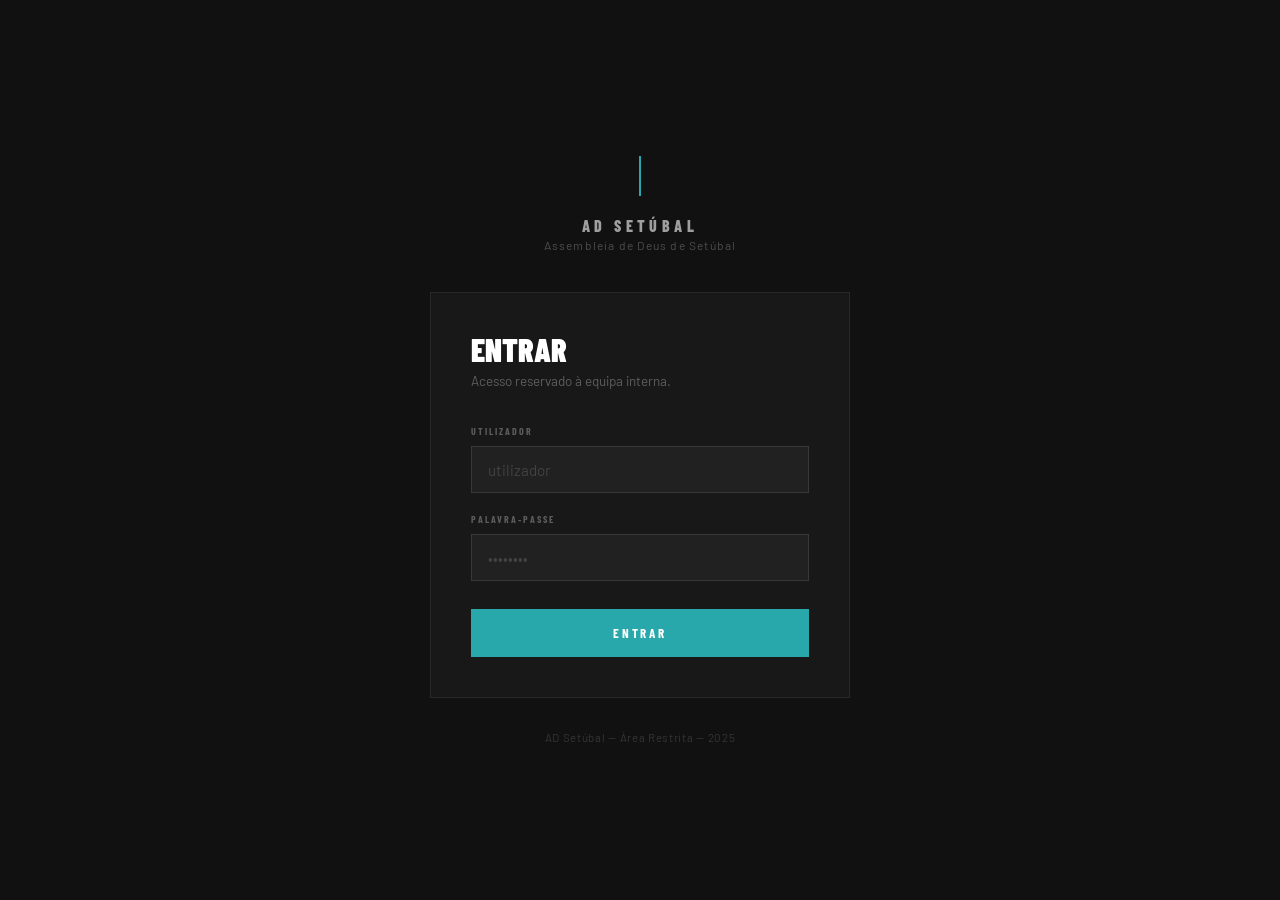
<file: login.html>
<!DOCTYPE html>
<html lang="pt">
<head>
  <meta charset="UTF-8" />
  <meta name="viewport" content="width=device-width, initial-scale=1.0" />
  <title>Entrar | AD Setúbal</title>
  <link rel="icon" type="image/x-icon" href="logo.png">
  <link href="https://fonts.googleapis.com/css2?family=Barlow+Condensed:wght@400;600;700;800;900&family=Barlow:wght@300;400;500;600&display=swap" rel="stylesheet">
  <style>
    *, *::before, *::after { box-sizing: border-box; margin: 0; padding: 0; }
    :root {
      --dark:  #111111;
      --dark2: #181818;
      --teal:  #29A8AB;
      --orange:#F5821F;
    }
    body {
      background: var(--dark);
      min-height: 100vh;
      display: flex; align-items: center; justify-content: center;
      font-family: 'Barlow', sans-serif;
      padding: 2rem;
    }

    .login-wrap {
      width: 100%; max-width: 420px;
    }

    .login-brand {
      text-align: center;
      margin-bottom: 2.5rem;
    }
    .login-brand-line {
      width: 2px; height: 40px;
      background: var(--teal);
      margin: 0 auto 1.2rem;
    }
    .login-brand-name {
      font-family: 'Barlow Condensed', sans-serif;
      font-size: 1rem; font-weight: 800;
      letter-spacing: 0.28em; text-transform: uppercase;
      color: rgba(255,255,255,0.6);
    }
    .login-brand-sub {
      font-size: 0.75rem; color: rgba(255,255,255,0.25);
      letter-spacing: 0.1em; margin-top: 0.2rem;
    }

    .login-card {
      background: var(--dark2);
      border: 1px solid rgba(255,255,255,0.07);
      padding: 2.5rem;
    }
    .login-title {
      font-family: 'Barlow Condensed', sans-serif;
      font-size: 2rem; font-weight: 900;
      color: #fff; text-transform: uppercase;
      line-height: 1; margin-bottom: 0.4rem;
    }
    .login-sub {
      font-size: 0.84rem; color: rgba(255,255,255,0.3);
      margin-bottom: 2rem; line-height: 1.6;
    }

    .f-group { margin-bottom: 1.2rem; }
    .f-label {
      display: block;
      font-family: 'Barlow Condensed', sans-serif;
      font-size: 0.62rem; font-weight: 700;
      letter-spacing: 0.2em; text-transform: uppercase;
      color: rgba(255,255,255,0.3); margin-bottom: 0.6rem;
    }
    .f-input {
      width: 100%; padding: 0.85rem 1rem;
      border: 1.5px solid rgba(255,255,255,0.1);
      background: rgba(255,255,255,0.04);
      font-family: 'Barlow', sans-serif;
      font-size: 0.95rem; color: #fff;
      outline: none; transition: border-color 0.2s;
    }
    .f-input::placeholder { color: rgba(255,255,255,0.15); }
    .f-input:focus { border-color: var(--teal); }

    .login-btn {
      width: 100%; padding: 1rem;
      background: var(--teal); color: #fff; border: none;
      font-family: 'Barlow Condensed', sans-serif;
      font-size: 0.82rem; font-weight: 700;
      letter-spacing: 0.22em; text-transform: uppercase;
      cursor: pointer; transition: background 0.2s;
      margin-top: 0.5rem;
    }
    .login-btn:hover { background: var(--orange); }
    .login-btn:disabled { background: rgba(255,255,255,0.08); cursor: not-allowed; }

    .login-error {
      display: none;
      padding: 0.85rem 1rem;
      border-left: 3px solid #dc2626;
      background: rgba(220,38,38,0.08);
      font-family: 'Barlow Condensed', sans-serif;
      font-size: 0.75rem; font-weight: 700;
      letter-spacing: 0.08em; color: #f87171;
      margin-top: 1rem; text-transform: uppercase;
    }

    .login-footer {
      text-align: center;
      margin-top: 2rem;
      font-size: 0.72rem; color: rgba(255,255,255,0.15);
      letter-spacing: 0.06em;
    }

    /* loading spinner */
    .spinner {
      display: inline-block; width: 14px; height: 14px;
      border: 2px solid rgba(255,255,255,0.3);
      border-top-color: #fff;
      border-radius: 50%;
      animation: spin 0.7s linear infinite;
      vertical-align: middle; margin-right: 6px;
    }
    @keyframes spin { to { transform: rotate(360deg); } }
  </style>
</head>
<body>

  <div class="login-wrap">
    <div class="login-brand">
      <div class="login-brand-line"></div>
      <div class="login-brand-name">AD Setúbal</div>
      <div class="login-brand-sub">Assembleia de Deus de Setúbal</div>
    </div>

    <div class="login-card">
      <h1 class="login-title">Entrar</h1>
      <p class="login-sub">Acesso reservado à equipa interna.</p>

      <div class="f-group">
        <label class="f-label" for="username">Utilizador</label>
        <input class="f-input" type="text" id="username" placeholder="utilizador" autocomplete="username" />
      </div>
      <div class="f-group">
        <label class="f-label" for="password">Palavra-passe</label>
        <input class="f-input" type="password" id="password" placeholder="••••••••" autocomplete="current-password" />
      </div>

      <button class="login-btn" id="login-btn" onclick="doLogin()">Entrar</button>
      <div class="login-error" id="login-error">✕ Utilizador ou palavra-passe incorretos.</div>
    </div>

    <div class="login-footer">AD Setúbal &mdash; Área Restrita &mdash; 2025</div>
  </div>

  <script>
    // Allow Enter key to submit
    document.addEventListener('keydown', function(e) {
      if (e.key === 'Enter') doLogin();
    });

    async function doLogin() {
      var username = document.getElementById('username').value.trim();
      var password = document.getElementById('password').value;
      var btn      = document.getElementById('login-btn');
      var errEl    = document.getElementById('login-error');

      errEl.style.display = 'none';

      if (!username || !password) {
        errEl.textContent = '✕ Preenche todos os campos.';
        errEl.style.display = 'block';
        return;
      }

      btn.innerHTML = '<span class="spinner"></span>A verificar…';
      btn.disabled  = true;

      try {
        // Fetch user database
        var res  = await fetch('login.json');
        var db   = await res.json();
        var user = db.users.find(function(u) {
          return u.username === username && u.password === password;
        });

        if (!user) {
          errEl.textContent    = '✕ Utilizador ou palavra-passe incorretos.';
          errEl.style.display  = 'block';
          btn.innerHTML        = 'Entrar';
          btn.disabled         = false;
          return;
        }

        // Store session in sessionStorage
        sessionStorage.setItem('ads_user', JSON.stringify({
          id:     user.id,
          nome:   user.nome,
          role:   user.role,
          equipa: user.equipa
        }));

        // Redirect to dashboard
        window.location.href = 'dashboard.html';

      } catch (err) {
        errEl.textContent   = '✕ Erro ao carregar dados. Tenta novamente.';
        errEl.style.display = 'block';
        btn.innerHTML       = 'Entrar';
        btn.disabled        = false;
      }
    }
  </script>

</body>
</html>
</file>
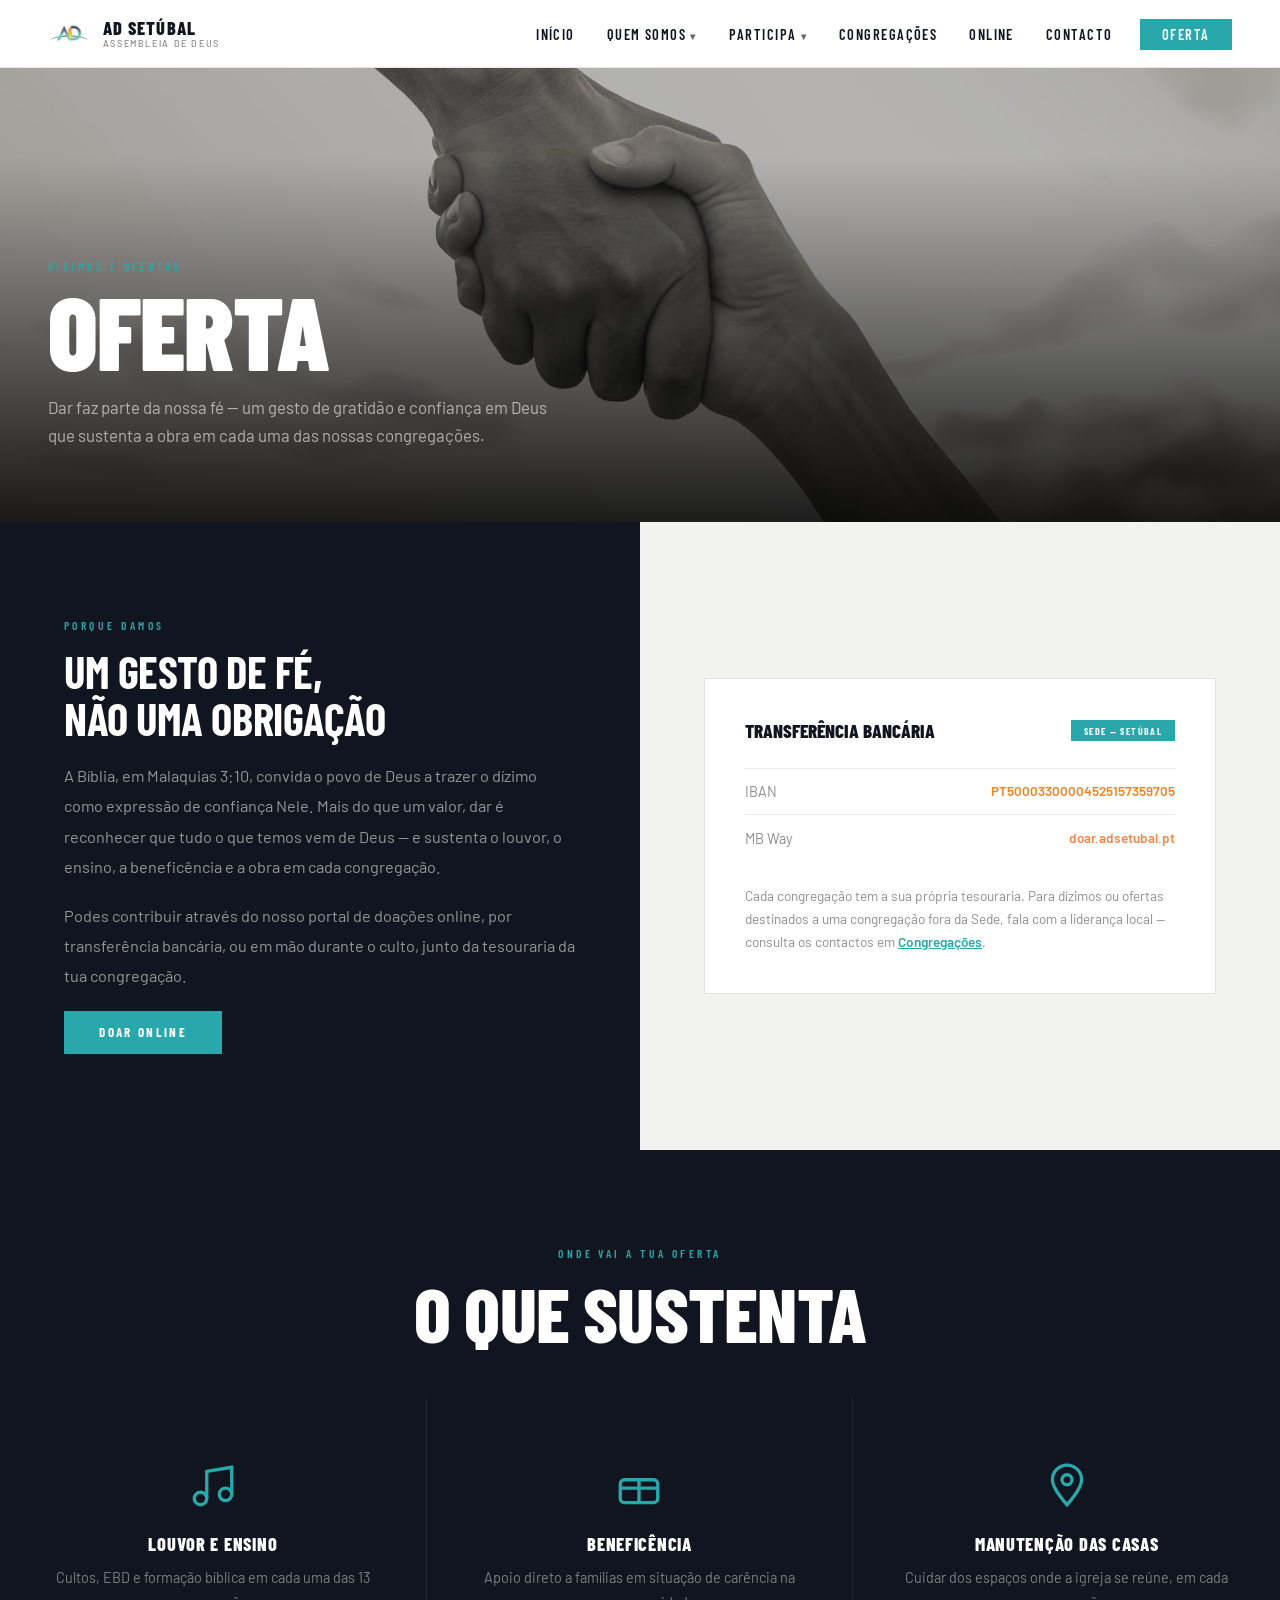
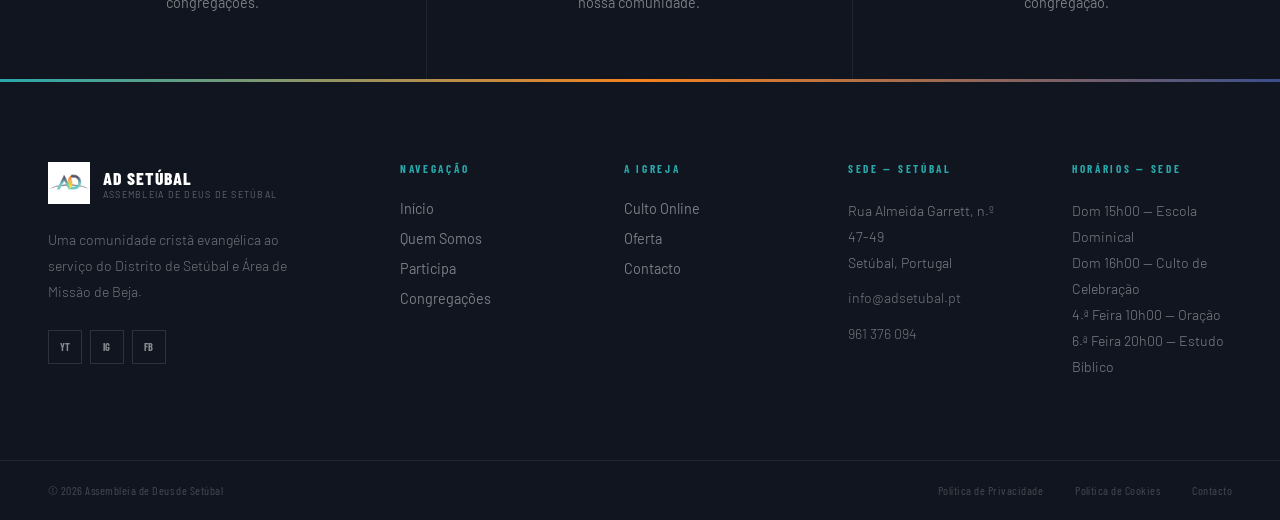
<file: oferta.html>
<!DOCTYPE html>
<html lang="pt">
<head>
  <meta charset="UTF-8" />
  <meta name="viewport" content="width=device-width, initial-scale=1.0" />
  <title>Oferta | AD Setúbal</title>
  <link rel="icon" type="image/x-icon" href="logo.png">
  <link rel="stylesheet" href="shared.css" />
  <style>
    .offer-split { display: grid; grid-template-columns: 1fr 1fr; }
    .offer-info-col { background: var(--dark); padding: 6rem 4rem; display: flex; flex-direction: column; justify-content: center; }
    .offer-info-col .display-md { color: #fff; margin-bottom: 1.2rem; }
    .offer-info-col .body-text { color: rgba(255,255,255,0.55); margin-bottom: 1.2rem; }

    .offer-pay-col { background: var(--light); padding: 6rem 4rem; display: flex; flex-direction: column; justify-content: center; }
    .pay-card { background: #fff; border: 1.5px solid #e2e2e2; padding: 2.5rem; }
    .pay-card-head { display: flex; justify-content: space-between; align-items: center; margin-bottom: 1.6rem; }
    .pay-card-head h3 { font-family: 'Barlow Condensed', sans-serif; font-size: 1.2rem; font-weight: 800; color: var(--dark); text-transform: uppercase; }
    .pay-badge {
      font-family: 'Barlow Condensed', sans-serif;
      font-size: 0.62rem; font-weight: 700; letter-spacing: 0.14em; text-transform: uppercase;
      background: var(--teal); color: #fff; padding: 0.3rem 0.8rem;
    }
    .pay-row { display: flex; justify-content: space-between; gap: 1rem; padding: 0.9rem 0; border-top: 1px solid #ececec; font-size: 0.9rem; }
    .pay-row:first-of-type { border-top: none; }
    .pay-row .pay-label { color: rgba(0,0,0,0.45); }
    .pay-row .pay-value { font-weight: 700; color: var(--dark); }
    .pay-row .pay-value.todo { color: var(--orange); font-weight: 600; font-size: 0.84rem; }
    .pay-note { font-size: 0.85rem; color: rgba(0,0,0,0.45); line-height: 1.7; margin-top: 1.4rem; }
    .pay-note a { color: var(--teal); font-weight: 600; }
    .offer-note-strip {
      background: #fff3e0; border-left: 3px solid var(--orange);
      padding: 1rem 1.4rem; font-size: 0.85rem; color: #7a4a10;
      margin-top: 2rem; line-height: 1.6;
    }

    /* WHERE IT GOES */
    .where-grid { display: grid; grid-template-columns: repeat(3,1fr); }
    .where-block {
      padding: 4rem 3rem; text-align: center;
      border-right: 1px solid rgba(255,255,255,0.06);
      transition: background 0.2s;
    }
    .where-block:last-child { border-right: none; }
    .where-block:hover { background: rgba(255,255,255,0.03); }
    .where-icon { width: 50px; height: 50px; margin: 0 auto 1.2rem; stroke: var(--teal); }
    .where-title { font-family: 'Barlow Condensed', sans-serif; font-size: 1.15rem; font-weight: 800; color: #fff; text-transform: uppercase; margin-bottom: 0.6rem; letter-spacing: 0.04em; }
    .where-text { font-size: 0.9rem; color: rgba(255,255,255,0.45); line-height: 1.75; font-weight: 400; }

    @media (max-width: 900px) {
      .offer-split { grid-template-columns: 1fr; }
      .offer-info-col, .offer-pay-col { padding: 4rem 1.5rem; }
      .where-grid { grid-template-columns: 1fr; }
      .where-block { border-right: none; border-bottom: 1px solid rgba(255,255,255,0.06); padding: 3rem 1.5rem; }
    }
  </style>
</head>
<body data-nav-light="true">

  <div class="page-header">
    <div class="page-header-bg" style="background-image:url('oferta.jpg');"></div>
    <div class="page-header-overlay"></div>
    <div class="page-header-content fade-in">
      <span class="eyebrow">Dízimos e Ofertas</span>
      <h1>Oferta</h1>
      <p>Dar faz parte da nossa fé — um gesto de gratidão e confiança em Deus que sustenta a obra em cada uma das nossas congregações.</p>
    </div>
  </div>

  <div class="offer-split">
    <div class="offer-info-col fade-in">
      <span class="eyebrow">Porque Damos</span>
      <h2 class="display-md">Um Gesto de Fé,<br>Não uma Obrigação</h2>
      <p class="body-text">A Bíblia, em Malaquias 3:10, convida o povo de Deus a trazer o dízimo como expressão de confiança Nele. Mais do que um valor, dar é reconhecer que tudo o que temos vem de Deus — e sustenta o louvor, o ensino, a beneficência e a obra em cada congregação.</p>
      <p class="body-text">Podes contribuir através do nosso portal de doações online, por transferência bancária, ou em mão durante o culto, junto da tesouraria da tua congregação.</p>
      <div><a href="https://www.doar.adsetubal.pt/" target="_blank" class="btn btn-teal">Doar Online</a></div>
    </div>

    <div class="offer-pay-col fade-in">
      <div class="pay-card">
        <div class="pay-card-head">
          <h3>Transferência Bancária</h3>
          <span class="pay-badge">Sede — Setúbal</span>
        </div>
        <div class="pay-row"><span class="pay-label">IBAN</span><span class="pay-value todo">PT50003300004525157359705</span></div>
        <div class="pay-row"><span class="pay-label">MB Way</span><span class="pay-value todo"><a href="https://www.doar.adsetubal.pt/" style="color:rgba(245, 134, 74);text-decoration:none;transition:color 0.2s;" onmouseover="this.style.color='#29A8AB'" onmouseout="this.style.color='rgba(245, 134, 74)'">doar.adsetubal.pt</a></span></div>
        <p class="pay-note">Cada congregação tem a sua própria tesouraria. Para dízimos ou ofertas destinados a uma congregação fora da Sede, fala com a liderança local — consulta os contactos em <a href="congregacoes.html">Congregações</a>.</p>
      </div>
    </div>
  </div>

  <div class="dark-section">
    <div class="section-pad" style="text-align:center; padding-bottom:3rem;">
      <span class="eyebrow">Onde Vai a Tua Oferta</span>
      <h2 class="display-lg" style="color:#fff;">O Que Sustenta</h2>
    </div>
    <div class="where-grid">
      <div class="where-block fade-in">
        <svg class="where-icon" viewBox="0 0 24 24" fill="none" stroke-width="1.6"><path d="M9 18V5l12-2v13"/><circle cx="6" cy="18" r="3"/><circle cx="18" cy="16" r="3"/></svg>
        <p class="where-title">Louvor e Ensino</p>
        <p class="where-text">Cultos, EBD e formação bíblica em cada uma das 13 congregações.</p>
      </div>
      <div class="where-block fade-in">
        <svg class="where-icon" viewBox="0 0 24 24" fill="none" stroke-width="1.6"><rect x="3" y="9" width="18" height="11" rx="2"/><path d="M3 13h18M12 9v11"/></svg>
        <p class="where-title">Beneficência</p>
        <p class="where-text">Apoio direto a famílias em situação de carência na nossa comunidade.</p>
      </div>
      <div class="where-block fade-in">
        <svg class="where-icon" viewBox="0 0 24 24" fill="none" stroke-width="1.6"><path d="M12 21s7-7.4 7-12a7 7 0 10-14 0c0 4.6 7 12 7 12z"/><circle cx="12" cy="9" r="2.4"/></svg>
        <p class="where-title">Manutenção das Casas</p>
        <p class="where-text">Cuidar dos espaços onde a igreja se reúne, em cada congregação.</p>
      </div>
    </div>
  </div>

  <script src="shared.js"></script>
</body>
</html>
</file>
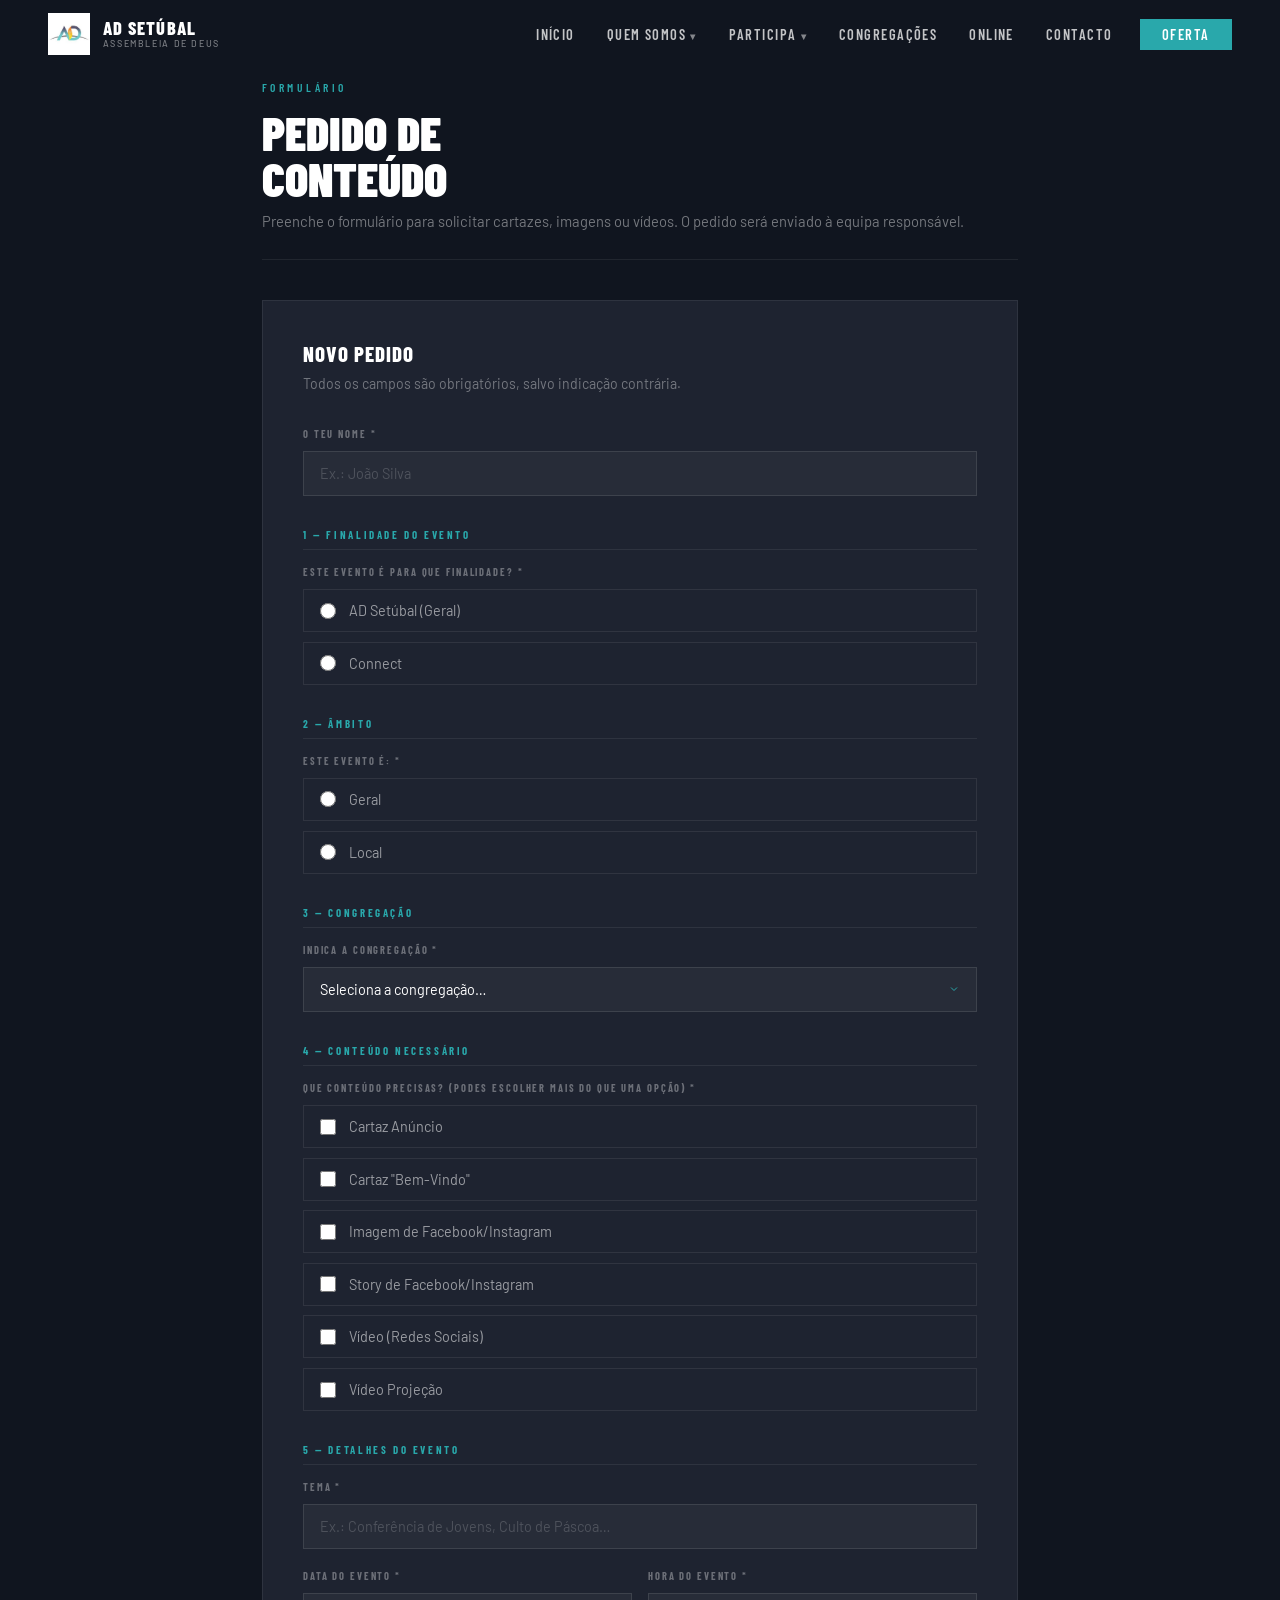
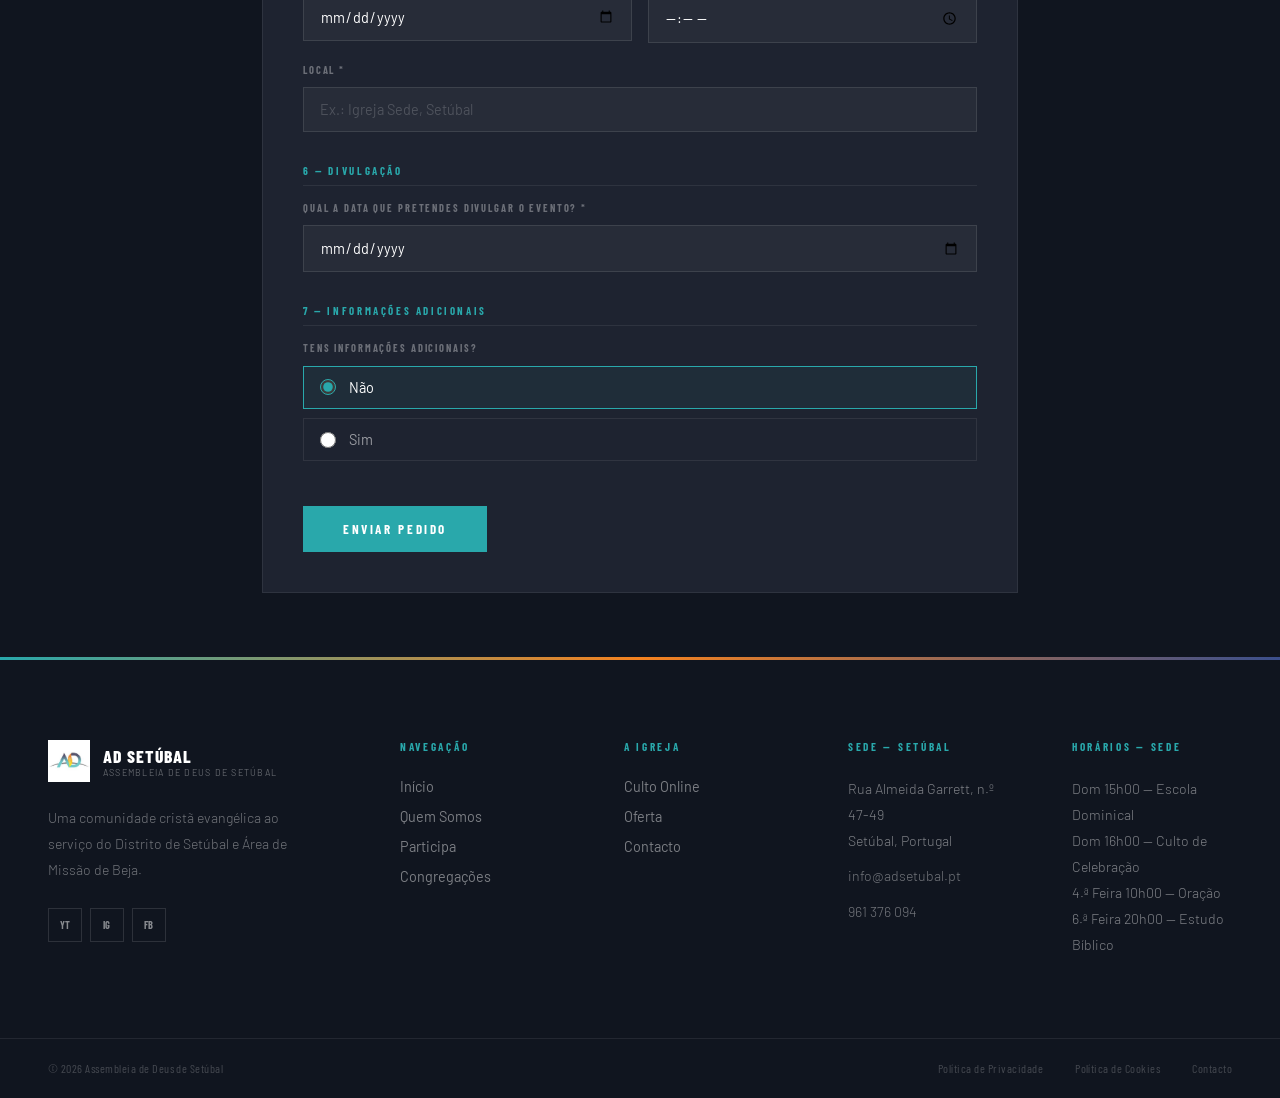
<file: pedido.html>
<!DOCTYPE html>
<html lang="pt">
<head>
  <meta charset="UTF-8" />
  <meta name="viewport" content="width=device-width, initial-scale=1.0" />
  <title>Pedido de Conteúdo | AD Setúbal</title>
  <link rel="icon" type="image/x-icon" href="logo.png">
  <link rel="stylesheet" href="shared.css" />
  <style>
    body { background: var(--dark); min-height: 100vh; }

    .page-wrap {
      max-width: 820px;
      margin: 0 auto;
      padding: 5rem 2rem 4rem;
    }

    /* ── PANEL HEADER ─────────────────────────── */
    .panel-header { margin-bottom: 2.5rem; padding-bottom: 1.5rem; border-bottom: 1px solid rgba(255,255,255,0.07); }
    .panel-header .eyebrow { color: var(--teal); }
    .panel-title {
      font-family: 'Barlow Condensed', sans-serif;
      font-size: clamp(2rem, 4vw, 3rem);
      font-weight: 900; color: #fff;
      text-transform: uppercase; line-height: 0.95;
    }
    .panel-desc { font-size: 0.92rem; color: rgba(255,255,255,0.42); line-height: 1.75; margin-top: 0.5rem; }

    /* ── FORMULÁRIO ───────────────────────────── */
    .form-card {
      background: var(--dark2);
      border: 1px solid rgba(255,255,255,0.07);
      padding: 2.5rem;
    }
    .form-card-title {
      font-family: 'Barlow Condensed', sans-serif;
      font-size: 1.3rem; font-weight: 800;
      color: #fff; text-transform: uppercase;
      letter-spacing: 0.05em; margin-bottom: 0.4rem;
    }
    .form-card-sub { font-size: 0.88rem; color: rgba(255,255,255,0.38); margin-bottom: 2rem; line-height: 1.65; }

    .f-section {
      margin: 2rem 0 1rem;
      padding-bottom: 0.5rem;
      border-bottom: 1px solid rgba(255,255,255,0.07);
      font-family: 'Barlow Condensed', sans-serif;
      font-size: 0.68rem; font-weight: 700;
      letter-spacing: 0.24em; text-transform: uppercase;
      color: var(--teal);
    }

    .f-group { margin-bottom: 1.3rem; }
    .f-row { display: grid; grid-template-columns: 1fr 1fr; gap: 1rem; }
    .f-label {
      display: block;
      font-family: 'Barlow Condensed', sans-serif;
      font-size: 0.65rem; font-weight: 700;
      letter-spacing: 0.18em; text-transform: uppercase;
      color: rgba(255,255,255,0.35); margin-bottom: 0.7rem;
    }
    .f-input, .f-select, .f-textarea {
      width: 100%; padding: 0.82rem 1rem;
      border: 1.5px solid rgba(255,255,255,0.1);
      background: rgba(255,255,255,0.04);
      font-family: 'Barlow', sans-serif;
      font-size: 0.9rem; color: #fff;
      outline: none; transition: border-color 0.2s;
      appearance: none;
    }
    .f-input::placeholder, .f-textarea::placeholder { color: rgba(255,255,255,0.18); }
    .f-input:focus, .f-select:focus, .f-textarea:focus { border-color: var(--teal); }
    .f-select {
      background-image: url("data:image/svg+xml,%3Csvg xmlns='http://www.w3.org/2000/svg' width='12' height='12' viewBox='0 0 24 24' fill='none' stroke='%2329A8AB' stroke-width='2'%3E%3Cpath d='M6 9l6 6 6-6'/%3E%3C/svg%3E");
      background-repeat: no-repeat; background-position: right 1rem center;
      padding-right: 2.5rem; cursor: pointer;
    }
    .f-select option { background: var(--dark2); color: #fff; }
    .f-textarea { resize: vertical; min-height: 110px; }

    .f-check-grid { display: flex; flex-direction: column; gap: 0.6rem; }
    .f-check-item {
      display: flex; align-items: center; gap: 0.8rem;
      padding: 0.75rem 1rem;
      border: 1.5px solid rgba(255,255,255,0.08);
      cursor: pointer;
      transition: border-color 0.2s, background 0.2s;
    }
    .f-check-item:hover { border-color: rgba(41,168,171,0.4); background: rgba(41,168,171,0.04); }
    .f-check-item input[type="checkbox"],
    .f-check-item input[type="radio"] {
      width: 16px; height: 16px;
      accent-color: var(--teal);
      flex-shrink: 0; cursor: pointer;
    }
    .f-check-item input:checked ~ .f-check-label { color: #fff; }
    .f-check-item:has(input:checked) { border-color: var(--teal); background: rgba(41,168,171,0.07); }
    .f-check-label {
      font-family: 'Barlow', sans-serif;
      font-size: 0.9rem; color: rgba(255,255,255,0.55);
      font-weight: 400; transition: color 0.2s;
    }

    .extra-info-wrap { display: none; margin-top: 0.8rem; }

    .f-submit {
      padding: 0.95rem 2.5rem;
      background: var(--teal); color: #fff;
      border: none; font-family: 'Barlow Condensed', sans-serif;
      font-size: 0.82rem; font-weight: 700;
      letter-spacing: 0.2em; text-transform: uppercase;
      cursor: pointer; transition: background 0.2s;
      margin-top: 1.5rem;
    }
    .f-submit:hover { background: var(--orange); }
    .f-submit:disabled { background: rgba(255,255,255,0.1); cursor: not-allowed; }

    .f-success {
      display: none; padding: 1rem 1.2rem;
      border-left: 3px solid var(--teal);
      background: rgba(41,168,171,0.08);
      font-family: 'Barlow Condensed', sans-serif;
      font-size: 0.78rem; font-weight: 700;
      letter-spacing: 0.08em; color: var(--teal);
      margin-top: 1rem; text-transform: uppercase;
    }
    .f-error {
      display: none; padding: 1rem 1.2rem;
      border-left: 3px solid #dc2626;
      background: rgba(220,38,38,0.08);
      font-family: 'Barlow Condensed', sans-serif;
      font-size: 0.78rem; font-weight: 700;
      letter-spacing: 0.08em; color: #f87171;
      margin-top: 1rem; text-transform: uppercase;
    }

    @media (max-width: 600px) {
      .page-wrap { padding: 3rem 1.2rem 3rem; }
      .f-row { grid-template-columns: 1fr; }
      .form-card { padding: 1.5rem; }
    }
  </style>
</head>
<body>

  <div class="page-wrap">

    <div class="panel-header">
      <span class="eyebrow">Formulário</span>
      <h1 class="panel-title">Pedido de<br>Conteúdo</h1>
      <p class="panel-desc">Preenche o formulário para solicitar cartazes, imagens ou vídeos. O pedido será enviado à equipa responsável.</p>
    </div>

    <div class="form-card">
      <p class="form-card-title">Novo Pedido</p>
      <p class="form-card-sub">Todos os campos são obrigatórios, salvo indicação contrária.</p>

      <form id="content-form" onsubmit="handleSubmit(event)">

        <!-- 0. NOME -->
        <div class="f-group">
          <label class="f-label" for="nome-pedido">O teu nome *</label>
          <input class="f-input" type="text" name="nome" id="nome-pedido" placeholder="Ex.: João Silva" required />
        </div>

        <!-- 1. FINALIDADE -->
        <p class="f-section">1 — Finalidade do Evento</p>
        <div class="f-group">
          <label class="f-label">Este evento é para que finalidade? *</label>
          <div class="f-check-grid">
            <label class="f-check-item">
              <input type="radio" name="finalidade" value="AD Setúbal (Geral)" required>
              <span class="f-check-label">AD Setúbal (Geral)</span>
            </label>
            <label class="f-check-item">
              <input type="radio" name="finalidade" value="Connect">
              <span class="f-check-label">Connect</span>
            </label>
          </div>
        </div>

        <!-- 2. ÂMBITO -->
        <p class="f-section">2 — Âmbito</p>
        <div class="f-group">
          <label class="f-label">Este evento é: *</label>
          <div class="f-check-grid">
            <label class="f-check-item">
              <input type="radio" name="ambito" value="Geral" required>
              <span class="f-check-label">Geral</span>
            </label>
            <label class="f-check-item">
              <input type="radio" name="ambito" value="Local">
              <span class="f-check-label">Local</span>
            </label>
          </div>
        </div>

        <!-- 3. CONGREGAÇÃO -->
        <p class="f-section">3 — Congregação</p>
        <div class="f-group">
          <label class="f-label" for="congregacao">Indica a congregação *</label>
          <select class="f-select" name="congregacao" id="congregacao" required>
            <option value="">Seleciona a congregação…</option>
            <optgroup label="Distrito de Setúbal">
              <option>Setúbal — Sede</option>
              <option>Barreiro</option>
              <option>Pinhal Novo</option>
              <option>Moita</option>
              <option>Aires (Palmela)</option>
              <option>Montijo</option>
              <option>Alcochete</option>
            </optgroup>
            <optgroup label="Área de Missão Beja">
              <option>Beja</option>
              <option>Vidigueira</option>
              <option>Ermidas</option>
              <option>Alvalade do Sado</option>
              <option>Ferreira do Alentejo</option>
              <option>Ervidel</option>
            </optgroup>
          </select>
        </div>

        <!-- 4. TIPO DE CONTEÚDO -->
        <p class="f-section">4 — Conteúdo Necessário</p>
        <div class="f-group">
          <label class="f-label">Que conteúdo precisas? (podes escolher mais do que uma opção) *</label>
          <div class="f-check-grid">
            <label class="f-check-item">
              <input type="checkbox" name="conteudo" value="Cartaz Anúncio">
              <span class="f-check-label">Cartaz Anúncio</span>
            </label>
            <label class="f-check-item">
              <input type="checkbox" name="conteudo" value="Cartaz Bem-Vindo">
              <span class="f-check-label">Cartaz "Bem-Vindo"</span>
            </label>
            <label class="f-check-item">
              <input type="checkbox" name="conteudo" value="Imagem Facebook/Instagram">
              <span class="f-check-label">Imagem de Facebook/Instagram</span>
            </label>
            <label class="f-check-item">
              <input type="checkbox" name="conteudo" value="Story Facebook/Instagram">
              <span class="f-check-label">Story de Facebook/Instagram</span>
            </label>
            <label class="f-check-item">
              <input type="checkbox" name="conteudo" value="Vídeo Redes Sociais">
              <span class="f-check-label">Vídeo (Redes Sociais)</span>
            </label>
            <label class="f-check-item">
              <input type="checkbox" name="conteudo" value="Vídeo Projeção">
              <span class="f-check-label">Vídeo Projeção</span>
            </label>
          </div>
        </div>

        <!-- 5. DETALHES DO EVENTO -->
        <p class="f-section">5 — Detalhes do Evento</p>
        <div class="f-group">
          <label class="f-label" for="tema">Tema *</label>
          <input class="f-input" type="text" name="tema" id="tema" placeholder="Ex.: Conferência de Jovens, Culto de Páscoa…" required />
        </div>

        <div class="f-row">
          <div class="f-group">
            <label class="f-label" for="data-evento">Data do Evento *</label>
            <input class="f-input" type="date" name="data_evento" id="data-evento" required />
          </div>
          <div class="f-group">
            <label class="f-label" for="hora-evento">Hora do Evento *</label>
            <input class="f-input" type="time" name="hora_evento" id="hora-evento" required />
          </div>
        </div>

        <div class="f-group">
          <label class="f-label" for="local-evento">Local *</label>
          <input class="f-input" type="text" name="local" id="local-evento" placeholder="Ex.: Igreja Sede, Setúbal" required />
        </div>

        <!-- 6. DATA DE DIVULGAÇÃO -->
        <p class="f-section">6 — Divulgação</p>
        <div class="f-group">
          <label class="f-label" for="data-divulgacao">Qual a data que pretendes divulgar o evento? *</label>
          <input class="f-input" type="date" name="data_divulgacao" id="data-divulgacao" required />
        </div>

        <!-- 7. INFORMAÇÕES ADICIONAIS -->
        <p class="f-section">7 — Informações Adicionais</p>
        <div class="f-group">
          <label class="f-label">Tens informações adicionais?</label>
          <div class="f-check-grid">
            <label class="f-check-item">
              <input type="radio" name="tem_info_adicional" value="Não" checked onchange="toggleExtraInfo(this)">
              <span class="f-check-label">Não</span>
            </label>
            <label class="f-check-item">
              <input type="radio" name="tem_info_adicional" value="Sim" onchange="toggleExtraInfo(this)">
              <span class="f-check-label">Sim</span>
            </label>
          </div>
          <div class="extra-info-wrap" id="extra-info-wrap">
            <textarea class="f-textarea" name="info_adicional" id="info-adicional" placeholder="Escreve aqui as informações adicionais que queres incluir no conteúdo…"></textarea>
          </div>
        </div>

        <button class="f-submit" type="submit" id="content-submit">Enviar Pedido</button>
        <div class="f-success" id="content-success">✓ Pedido enviado com sucesso. A equipa entrará em contacto em breve.</div>
        <div class="f-error" id="content-error">✗ Erro ao enviar. Verifica a ligação e tenta novamente.</div>
      </form>
    </div>
  </div>

  <script src="shared.js"></script>
  <script>
    function toggleExtraInfo(radio) {
      var wrap     = document.getElementById('extra-info-wrap');
      var textarea = document.getElementById('info-adicional');
      if (radio.value === 'Sim') {
        wrap.style.display = 'block';
        textarea.required  = true;
      } else {
        wrap.style.display = 'none';
        textarea.required  = false;
        textarea.value     = '';
      }
    }

    var DISCORD_WEBHOOK_GERAL   = 'https://discord.com/api/webhooks/1517840979913211914/zsHqZ4RRavxsEZLQNRYduJCr9Mh9OpqQvXXK3YwjSLe_RSeGu77vPtZ6meOXy1iOYdTh';
    var DISCORD_WEBHOOK_CONNECT = 'https://discord.com/api/webhooks/1517842583861334137/m25oclR8_5I7rLU0G9igKe4BkF19eoxKiL-x1Nfqe-3CWYgxUYzocEhGgWkW6lMo2izR';

    // ▼▼▼ Cola aqui o URL do Apps Script (.../exec) depois de implementares a Sheet de tracking ▼▼▼
    var SHEETS_API_URL = 'https://script.google.com/macros/s/AKfycbx2gpMi8YmtsgFpF70fe2lNloEo5MM7jNinIaTUdlqUZ_-ya993FK3NrxBa6GrjWhjqNg/exec';
    // Exemplo: 'https://script.google.com/macros/s/AKfy.../exec'

    function logToSheet(payload) {
      if (!SHEETS_API_URL) return Promise.resolve(null);
      return fetch(SHEETS_API_URL, {
        method: 'POST',
        body: JSON.stringify(payload)
      }).then(function(r){ return r.json(); }).catch(function(){ return null; });
    }

    async function handleSubmit(e) {
      e.preventDefault();
      var form      = e.target;
      var btn       = document.getElementById('content-submit');
      var successEl = document.getElementById('content-success');
      var errorEl   = document.getElementById('content-error');

      btn.textContent = 'A enviar…';
      btn.disabled    = true;
      successEl.style.display = 'none';
      errorEl.style.display   = 'none';

      var fd = new FormData(form);

      var nome        = fd.get('nome')            || '—';
      var finalidade  = fd.get('finalidade')      || '—';
      var ambito      = fd.get('ambito')          || '—';
      var congregacao = fd.get('congregacao')     || '—';
      var tema        = fd.get('tema')            || '—';
      var dataEvento  = fd.get('data_evento')     || '—';
      var horaEvento  = fd.get('hora_evento')     || '—';
      var local       = fd.get('local')           || '—';
      var dataDivulg  = fd.get('data_divulgacao') || '—';
      var infoAdic    = fd.get('info_adicional')  || '';

      var conteudos   = fd.getAll('conteudo');
      var conteudoStr = conteudos.length ? conteudos.join(', ') : '—';

      var webhookURL  = (finalidade === 'Connect') ? DISCORD_WEBHOOK_CONNECT : DISCORD_WEBHOOK_GERAL;

      function fmtDate(s) {
        if (!s || s === '—') return '—';
        var p = s.split('-');
        return p.length === 3 ? p[2]+'/'+p[1]+'/'+p[0] : s;
      }

      var embed = {
        title: '\uD83C\uDFA8 Novo Pedido de Conteúdo' + (finalidade === 'Connect' ? ' — Connect' : ' — AD Setúbal'),
        color: finalidade === 'Connect' ? 0xF97316 : 0x29A8AB,
        fields: [
          { name: '\uD83D\uDC64 Pedido por',         value: nome,        inline: true },
          { name: '\uD83C\uDFAF Finalidade',          value: finalidade,  inline: true },
          { name: '\uD83C\uDFDB\uFE0F Congregação',   value: congregacao, inline: true },
          { name: '\uD83C\uDF0D Âmbito',              value: ambito,      inline: true },
          { name: '\uD83D\uDCCC Tipo de Conteúdo',    value: conteudoStr, inline: false },
          { name: '\uD83D\uDCDD Tema / Título',        value: tema,        inline: false },
          { name: '\uD83D\uDCC5 Data do Evento',       value: fmtDate(dataEvento) + ' às ' + horaEvento, inline: true },
          { name: '\uD83D\uDCCD Local',                value: local,       inline: true },
          { name: '\uD83D\uDCC6 Data de Divulgação',   value: fmtDate(dataDivulg), inline: true }
        ],
        timestamp: new Date().toISOString(),
        footer: { text: 'AD Setúbal — Pedido de Conteúdo' }
      };

      if (infoAdic) {
        embed.fields.push({ name: '\u2139\uFE0F Informação Adicional', value: infoAdic, inline: false });
      }

      var sheetPayload = {
        action: 'novoPedido',
        nome: nome,
        finalidade: finalidade,
        ambito: ambito,
        congregacao: congregacao,
        conteudo: conteudoStr,
        tema: tema,
        dataEvento: dataEvento,
        horaEvento: horaEvento,
        local: local,
        dataDivulgacao: dataDivulg,
        infoAdicional: infoAdic
      };

      try {
        var results = await Promise.all([
          fetch(webhookURL, {
            method: 'POST',
            headers: { 'Content-Type': 'application/json' },
            body: JSON.stringify({ embeds: [embed] })
          }),
          logToSheet(sheetPayload)
        ]);

        var discordRes = results[0];

        if (discordRes.ok || discordRes.status === 204) {
          successEl.style.display = 'block';
          form.reset();
          document.getElementById('extra-info-wrap').style.display = 'none';
          setTimeout(function() { successEl.style.display = 'none'; }, 7000);
        } else {
          errorEl.style.display = 'block';
        }
      } catch (err) {
        console.error('Erro ao enviar pedido:', err);
        errorEl.style.display = 'block';
      }

      btn.textContent = 'Enviar Pedido';
      btn.disabled    = false;
    }
  </script>
</body>
</html>
</file>
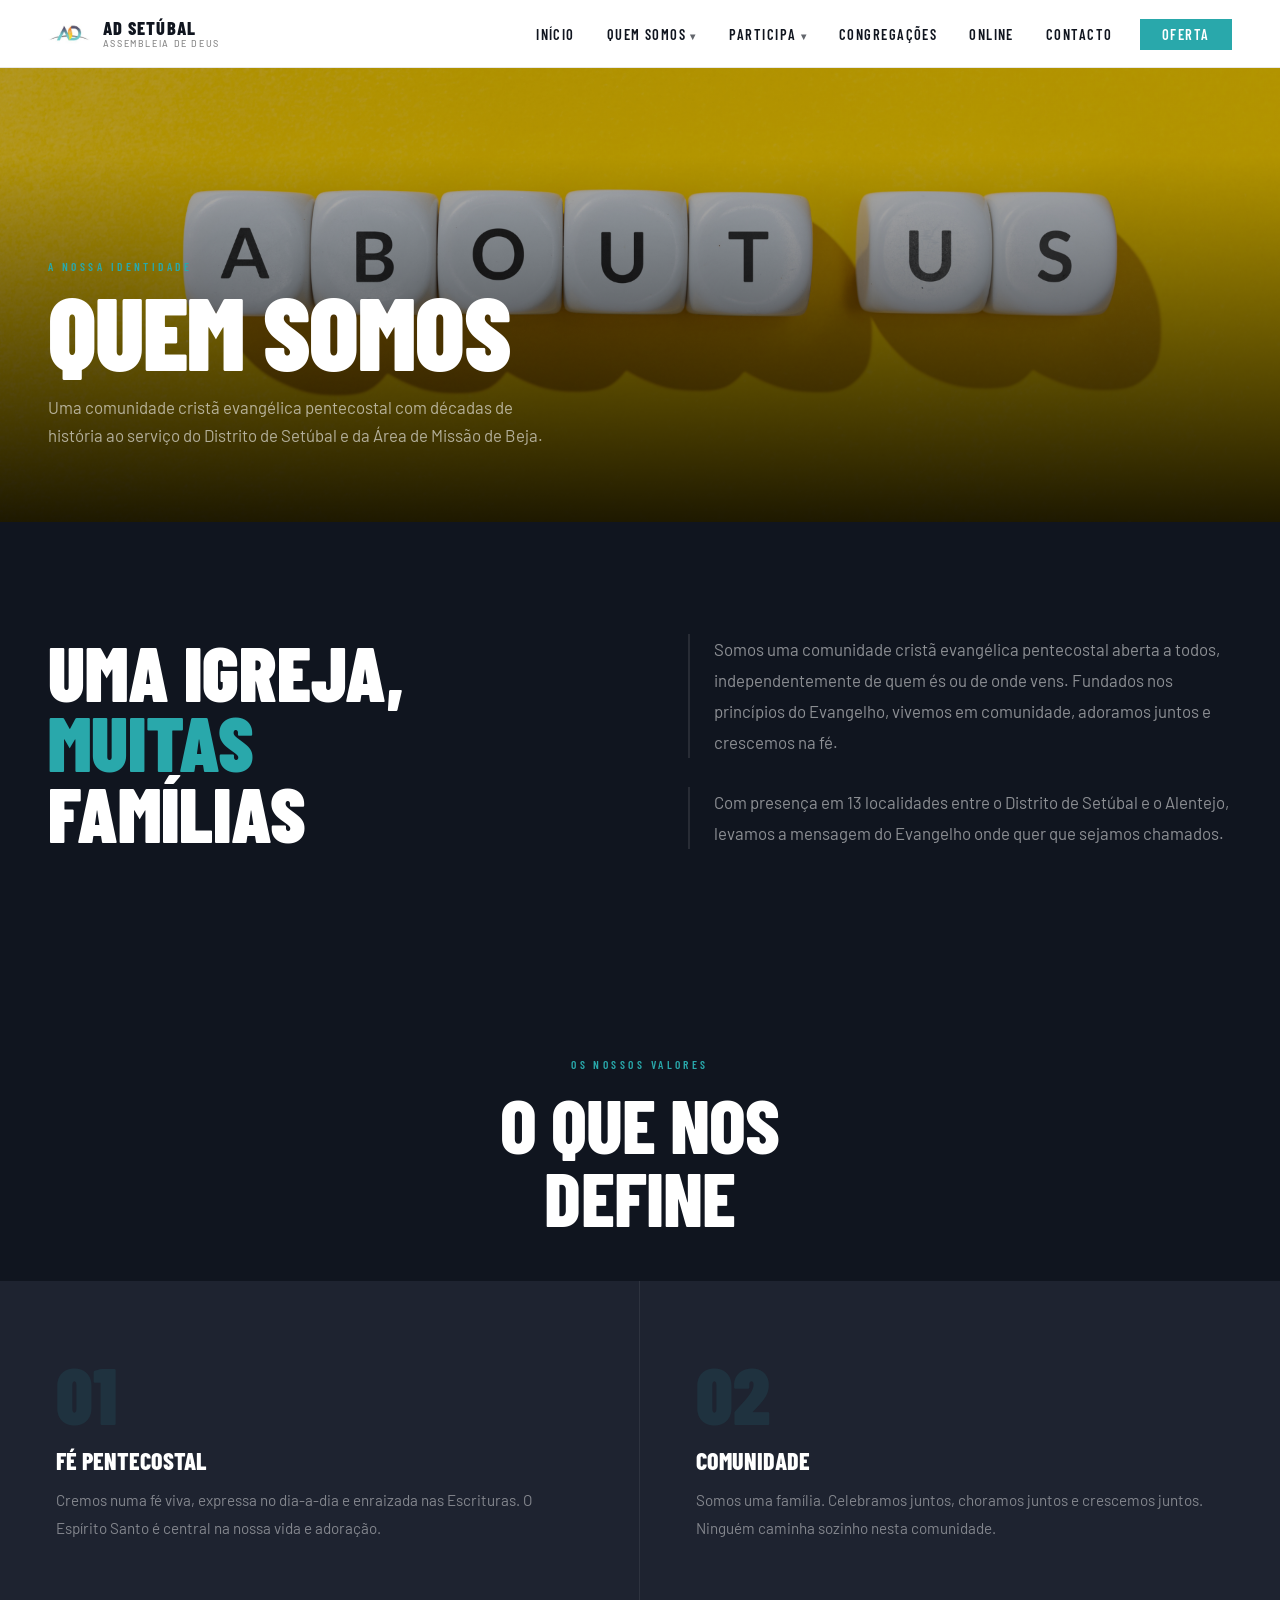
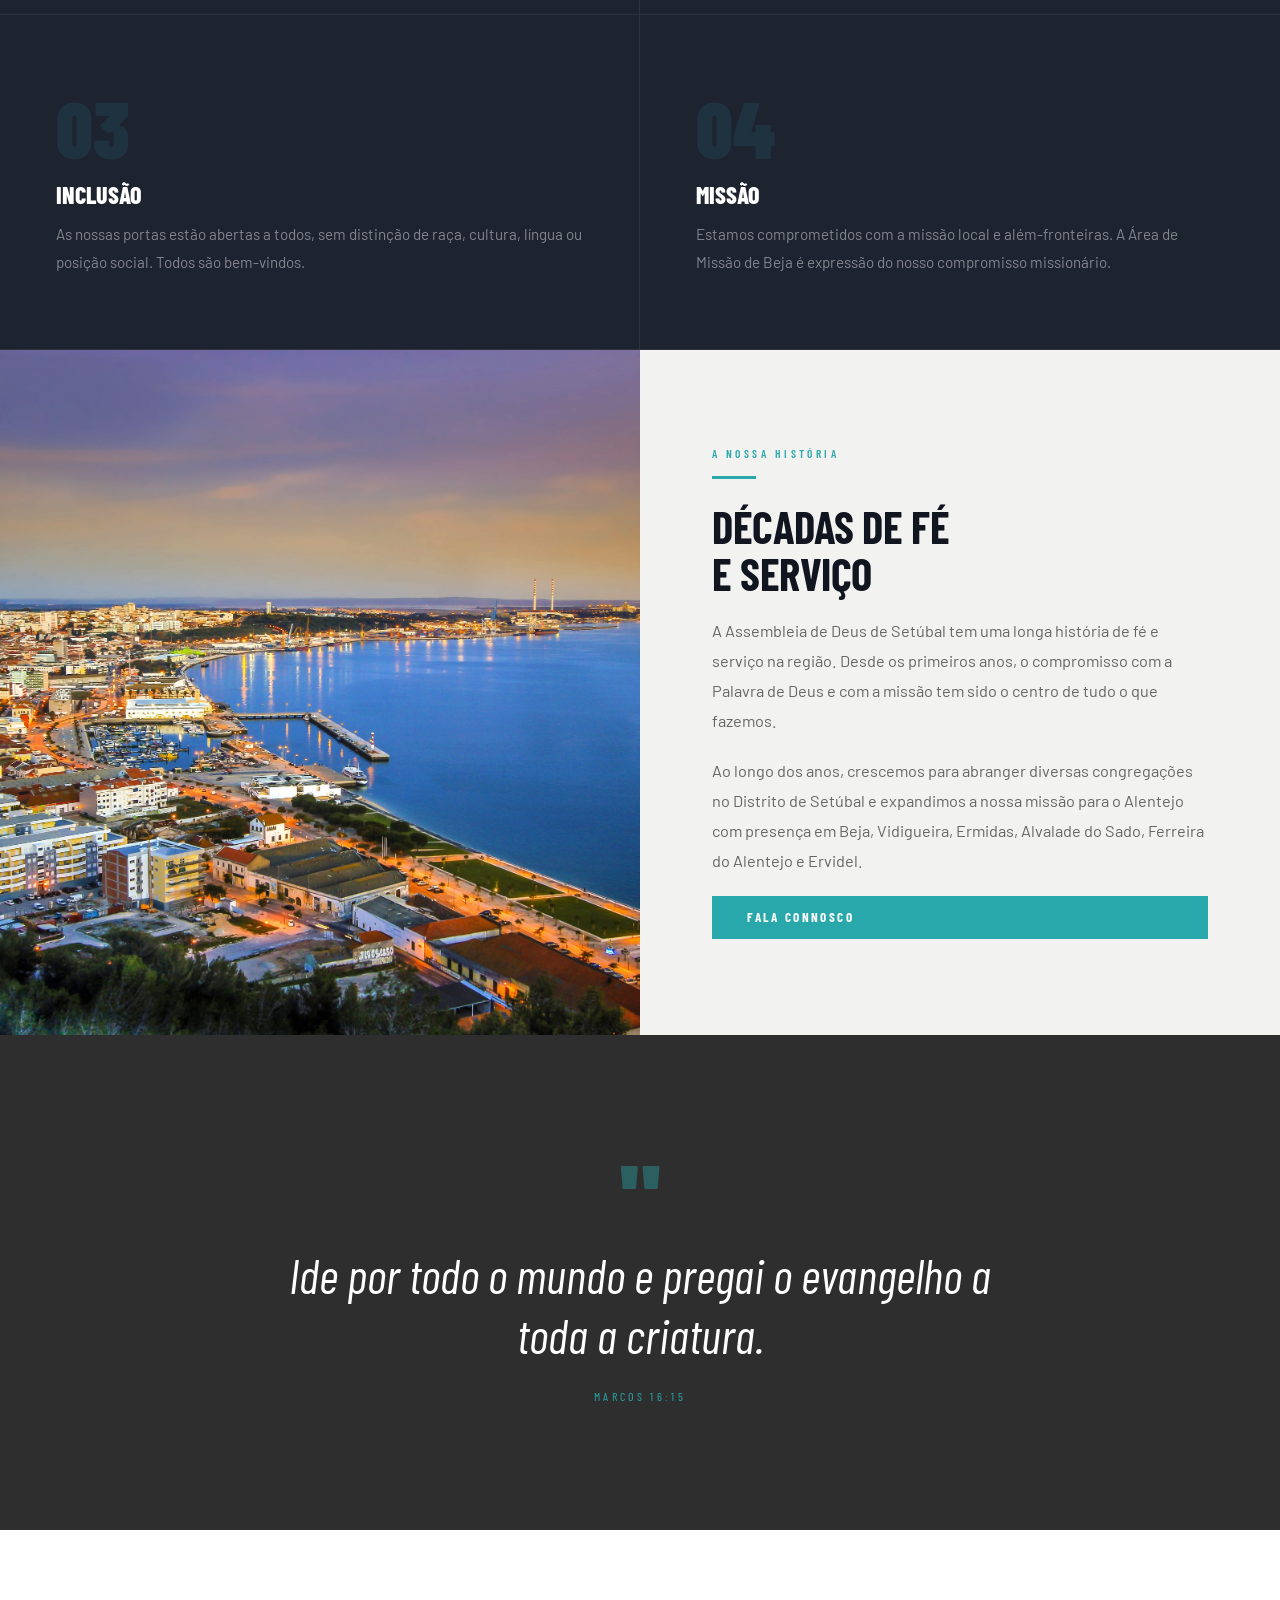
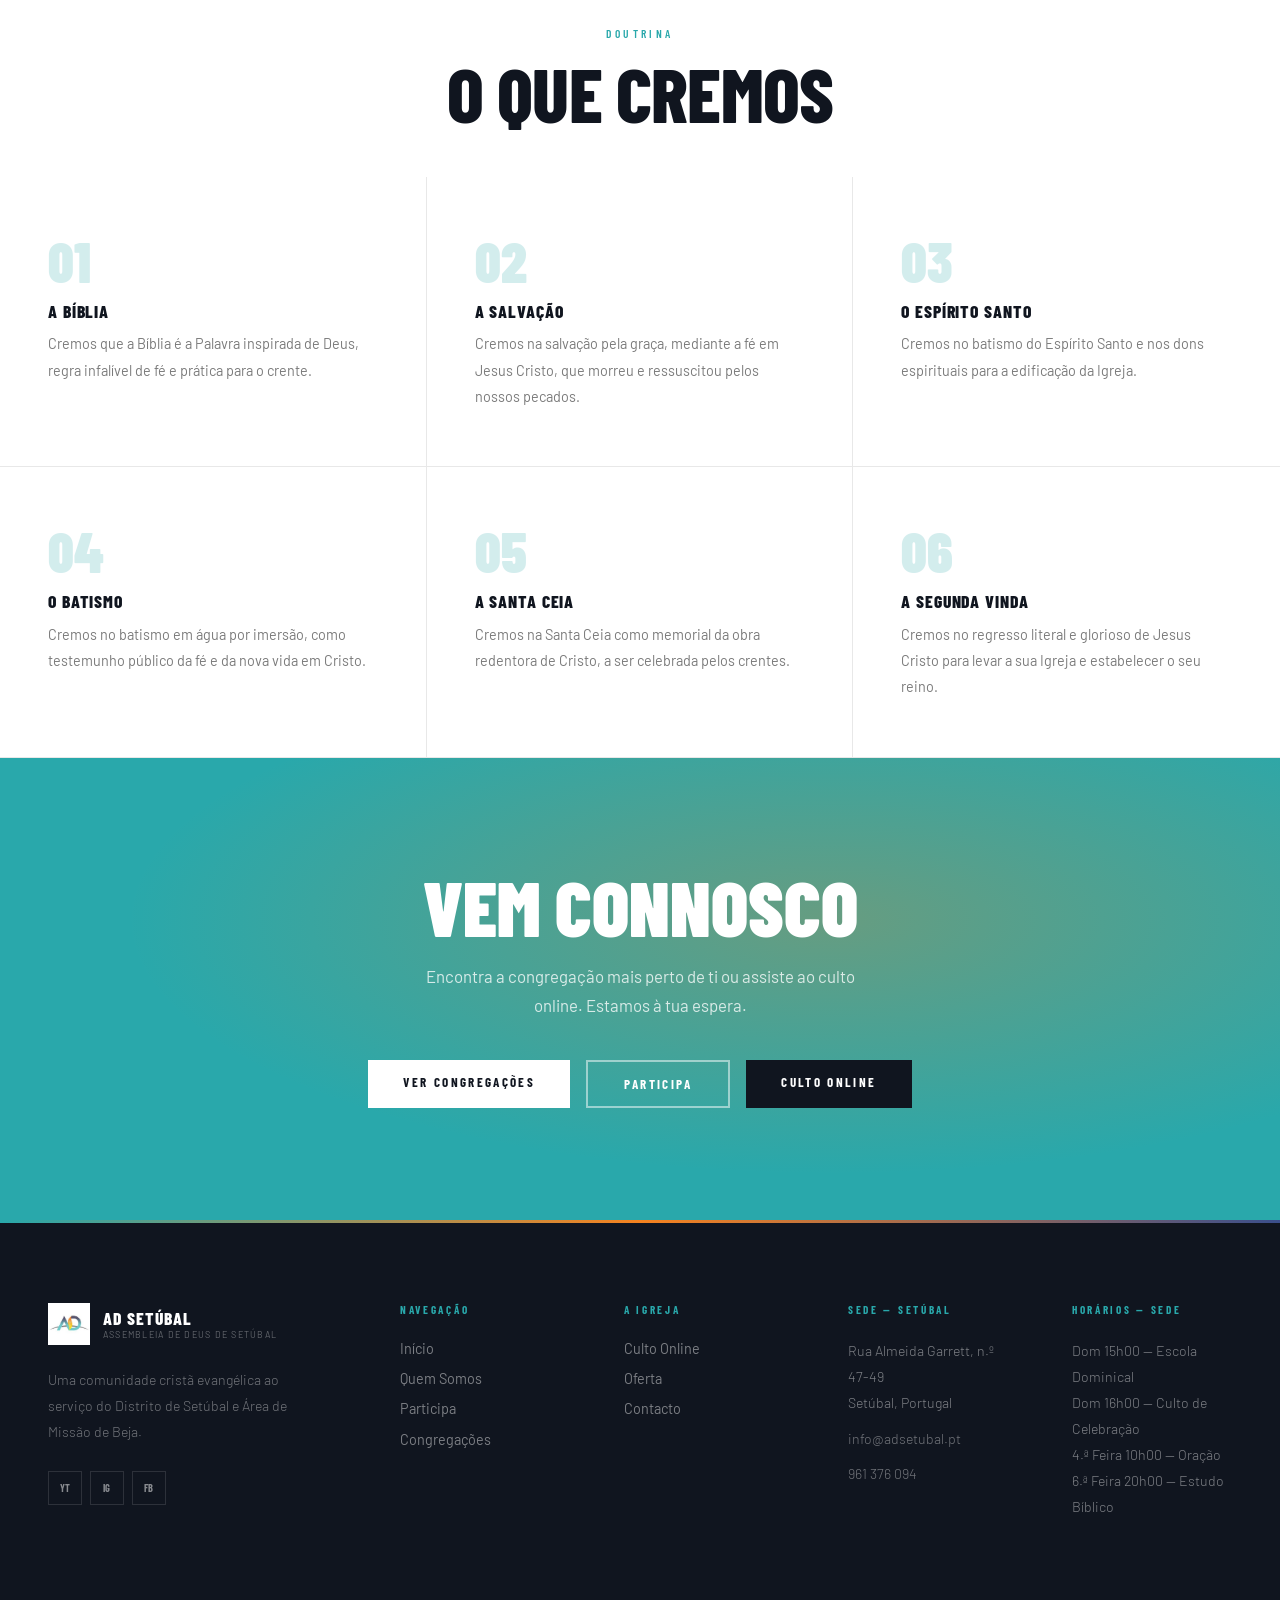
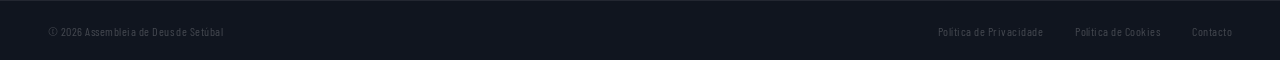
<file: quem-somos.html>
<!DOCTYPE html>
<html lang="pt">
<head>
  <meta charset="UTF-8" />
  <meta name="viewport" content="width=device-width, initial-scale=1.0" />
  <title>Quem Somos | AD Setúbal</title>
  <link rel="icon" type="image/x-icon" href="logo.png">
  <link rel="stylesheet" href="shared.css" />
  <style>
    /* MISSION STATEMENT */
    .mission-block {
      background: var(--dark);
      padding: 7rem 3rem;
      display: grid; grid-template-columns: 1fr 1fr; gap: 6rem; align-items: center;
    }
    .mission-block-title {
      font-family: 'Barlow Condensed', sans-serif;
      font-size: clamp(3rem, 6vw, 6rem);
      font-weight: 900; color: #fff;
      text-transform: uppercase; line-height: 0.92;
    }
    .mission-block-title em { color: var(--teal); font-style: normal; }
    .mission-block-right { display: flex; flex-direction: column; gap: 1.8rem; }
    .mission-block-text {
      font-size: 1.05rem; color: rgba(255,255,255,0.52);
      line-height: 1.85; font-weight: 400;
      padding-left: 1.5rem;
      border-left: 2px solid rgba(255,255,255,0.1);
    }

    /* MOBILE-ONLY EQUIPA BUTTON */
    .equipa-mobile-btn {
      display: none;
      width: 100%;
      padding: 1rem 1.5rem;
      background: var(--dark2);
      border-top: 1px solid rgba(255,255,255,0.06);
      border-bottom: 1px solid rgba(255,255,255,0.06);
    }
    .equipa-mobile-btn a {
      display: flex;
      align-items: center;
      justify-content: space-between;
      text-decoration: none;
      font-family: 'Barlow Condensed', sans-serif;
      font-size: 0.85rem; font-weight: 700;
      letter-spacing: 0.16em; text-transform: uppercase;
      color: var(--teal);
    }
    .equipa-mobile-btn a svg {
      width: 16px; height: 16px; stroke: var(--teal);
    }
    @media (max-width: 900px) {
      .equipa-mobile-btn { display: block; }
    }

    /* VALUES */
    .values-grid { display: grid; grid-template-columns: repeat(2,1fr); }
    .value-block {
      padding: 4.5rem 3.5rem;
      border-right: 1px solid rgba(255,255,255,0.07);
      border-bottom: 1px solid rgba(255,255,255,0.07);
      transition: background 0.25s;
      background: var(--dark2);
    }
    .value-block:hover { background: rgba(255,255,255,0.03); }
    .value-block:nth-child(2n) { border-right: none; }
    .value-num {
      font-family: 'Barlow Condensed', sans-serif;
      font-size: 5rem; font-weight: 900;
      color: rgba(41,168,171,0.12); line-height: 1;
      margin-bottom: 0.8rem;
    }
    .value-title {
      font-family: 'Barlow Condensed', sans-serif;
      font-size: 1.5rem; font-weight: 800;
      color: #fff; text-transform: uppercase; margin-bottom: 0.7rem;
    }
    .value-text { font-size: 0.95rem; line-height: 1.85; color: rgba(255,255,255,0.45); font-weight: 400; }

    /* HISTORY SPLIT */
    .history-split { display: grid; grid-template-columns: 1fr 1fr; }
    .history-img { position: relative; overflow: hidden; min-height: 580px; }
    .history-img img { position: absolute; inset: 0; width: 100%; height: 100%; object-fit: cover; display: block; }
    .history-text {
      background: var(--light);
      padding: 6rem 4.5rem;
      display: flex; flex-direction: column; justify-content: center;
    }
    .history-text .display-md { color: var(--dark); margin-bottom: 1.2rem; }
    .history-text .body-text { margin-bottom: 1.2rem; }

    /* QUOTE */
    .quote-section {
      position: relative; min-height: 55vh;
      display: flex; align-items: center; justify-content: center;
      text-align: center; overflow: hidden;
    }
    .quote-bg {
      position: absolute; inset: 0;
      background: url('https://images.unsplash.com/photo-1529070538774-1843cb3265df?w=1600&q=80') center/cover no-repeat;
    }
    .quote-overlay { position: absolute; inset: 0; background: rgba(0,0,0,0.82); }
    .quote-content { position: relative; z-index: 2; padding: 4rem 2rem; max-width: 780px; }
    .quote-mark {
      font-family: 'Barlow Condensed', sans-serif;
      font-size: 6rem; font-weight: 900;
      color: var(--teal); opacity: 0.4;
      line-height: 0.7; margin-bottom: 1rem;
    }
    .quote-text {
      font-family: 'Barlow Condensed', sans-serif;
      font-size: clamp(1.8rem, 4vw, 3rem);
      font-weight: 400; color: #fff;
      line-height: 1.25; margin-bottom: 1.5rem;
      font-style: italic;
    }
    .quote-ref {
      font-family: 'Barlow Condensed', sans-serif;
      font-size: 0.75rem; letter-spacing: 0.28em;
      text-transform: uppercase; color: var(--teal);
    }

    /* BELIEFS */
    .beliefs-grid { display: grid; grid-template-columns: repeat(3,1fr); }
    .belief-block {
      padding: 3.5rem 3rem;
      border-right: 1px solid var(--border-light);
      border-bottom: 1px solid var(--border-light);
    }
    .belief-block:nth-child(3n) { border-right: none; }
    .belief-num {
      font-family: 'Barlow Condensed', sans-serif;
      font-size: 3.5rem; font-weight: 900;
      color: var(--teal); opacity: 0.2;
      line-height: 1; margin-bottom: 0.7rem;
    }
    .belief-title {
      font-family: 'Barlow Condensed', sans-serif;
      font-size: 1.1rem; font-weight: 800;
      color: var(--dark); text-transform: uppercase;
      letter-spacing: 0.05em; margin-bottom: 0.6rem;
    }
    .belief-text { font-size: 0.9rem; line-height: 1.82; color: rgba(0,0,0,0.52); font-weight: 400; }

    /* CTA */
    .cta-section {
      background: var(--teal);
      padding: 7rem 3rem;
      text-align: center;
      position: relative; overflow: hidden;
    }
    .cta-section::before {
      content: '';
      position: absolute; inset: 0;
      background: radial-gradient(ellipse at 65% 35%, rgba(245,130,31,0.3) 0%, transparent 60%);
    }
    .cta-section h2 {
      font-family: 'Barlow Condensed', sans-serif;
      font-size: clamp(2.5rem, 6vw, 5rem);
      font-weight: 900; color: #fff;
      text-transform: uppercase; line-height: 0.95;
      margin-bottom: 1.2rem; position: relative;
    }
    .cta-section p {
      font-size: 1.05rem; color: rgba(255,255,255,0.78);
      font-weight: 400; max-width: 480px;
      margin: 0 auto 2.5rem; line-height: 1.75; position: relative;
    }
    .cta-btns { display: flex; gap: 1rem; justify-content: center; flex-wrap: wrap; position: relative; }

    @media (max-width: 900px) {
      .mission-block { grid-template-columns: 1fr; padding: 4rem 1.5rem; gap: 3rem; }
      .values-grid { grid-template-columns: 1fr; }
      .value-block { border-right: none; padding: 3rem 1.5rem; }
      .history-split { grid-template-columns: 1fr; }
      .history-img { min-height: 320px; position: relative; }
      .history-img img { position: relative; }
      .history-text { padding: 4rem 1.5rem; }
      .beliefs-grid { grid-template-columns: 1fr; }
      .belief-block { border-right: none; padding: 2.5rem 1.5rem; }
      .cta-section { padding: 5rem 1.5rem; }
    }
  </style>
</head>
<body data-nav-light="true">

  <div class="page-header">
    <div class="page-header-bg" style="background-image:url('quem-somos.png');"></div>
    <div class="page-header-overlay"></div>
    <div class="page-header-content fade-in">
      <span class="eyebrow">A Nossa Identidade</span>
      <h1>Quem Somos</h1>
      <p>Uma comunidade cristã evangélica pentecostal com décadas de história ao serviço do Distrito de Setúbal e da Área de Missão de Beja.</p>
    </div>
  </div>

  <!-- BOTÃO EQUIPA — EXCLUSIVO MOBILE -->
  <div class="equipa-mobile-btn">
    <a href="equipa.html">
      Conhece a Nossa Equipa
      <svg viewBox="0 0 24 24" fill="none" stroke-width="2"><path d="M5 12h14M12 5l7 7-7 7"/></svg>
    </a>
  </div>

  <!-- MISSION -->
  <div class="mission-block">
    <div class="fade-in">
      <h2 class="mission-block-title">Uma Igreja,<br><em>Muitas</em><br>Famílias</h2>
    </div>
    <div class="mission-block-right fade-in">
      <p class="mission-block-text">Somos uma comunidade cristã evangélica pentecostal aberta a todos, independentemente de quem és ou de onde vens. Fundados nos princípios do Evangelho, vivemos em comunidade, adoramos juntos e crescemos na fé.</p>
      <p class="mission-block-text">Com presença em 13 localidades entre o Distrito de Setúbal e o Alentejo, levamos a mensagem do Evangelho onde quer que sejamos chamados.</p>
    </div>
  </div>

  <!-- VALUES -->
  <div class="dark-section">
    <div class="section-pad" style="padding-bottom:3rem; text-align:center;">
      <span class="eyebrow">Os Nossos Valores</span>
      <h2 class="display-lg" style="color:#fff;">O Que Nos<br>Define</h2>
    </div>
    <div class="values-grid">
      <div class="value-block fade-in">
        <div class="value-num">01</div>
        <h3 class="value-title">Fé Pentecostal</h3>
        <p class="value-text">Cremos numa fé viva, expressa no dia-a-dia e enraizada nas Escrituras. O Espírito Santo é central na nossa vida e adoração.</p>
      </div>
      <div class="value-block fade-in">
        <div class="value-num">02</div>
        <h3 class="value-title">Comunidade</h3>
        <p class="value-text">Somos uma família. Celebramos juntos, choramos juntos e crescemos juntos. Ninguém caminha sozinho nesta comunidade.</p>
      </div>
      <div class="value-block fade-in">
        <div class="value-num">03</div>
        <h3 class="value-title">Inclusão</h3>
        <p class="value-text">As nossas portas estão abertas a todos, sem distinção de raça, cultura, língua ou posição social. Todos são bem-vindos.</p>
      </div>
      <div class="value-block fade-in">
        <div class="value-num">04</div>
        <h3 class="value-title">Missão</h3>
        <p class="value-text">Estamos comprometidos com a missão local e além-fronteiras. A Área de Missão de Beja é expressão do nosso compromisso missionário.</p>
      </div>
    </div>
  </div>

  <!-- HISTORY -->
  <div class="history-split">
    <div class="history-img">
      <img src="areasetubal.jpeg" alt="História" />
    </div>
    <div class="history-text fade-in">
      <span class="eyebrow">A Nossa História</span>
      <div class="teal-bar"></div>
      <h2 class="display-md">Décadas de Fé<br>e Serviço</h2>
      <p class="body-text">A Assembleia de Deus de Setúbal tem uma longa história de fé e serviço na região. Desde os primeiros anos, o compromisso com a Palavra de Deus e com a missão tem sido o centro de tudo o que fazemos.</p>
      <p class="body-text">Ao longo dos anos, crescemos para abranger diversas congregações no Distrito de Setúbal e expandimos a nossa missão para o Alentejo com presença em Beja, Vidigueira, Ermidas, Alvalade do Sado, Ferreira do Alentejo e Ervidel.</p>
      <a href="contacto.html" class="btn btn-teal">Fala Connosco</a>
    </div>
  </div>

  <!-- QUOTE -->
  <div class="quote-section">
    <div class="quote-bg"></div>
    <div class="quote-overlay"></div>
    <div class="quote-content fade-in">
      <div class="quote-mark">"</div>
      <p class="quote-text">Ide por todo o mundo e pregai o evangelho a toda a criatura.</p>
      <p class="quote-ref">Marcos 16:15</p>
    </div>
  </div>

  <!-- BELIEFS -->
  <div class="white-section">
    <div class="section-pad" style="text-align:center; padding-bottom:3rem;">
      <span class="eyebrow">Doutrina</span>
      <h2 class="display-lg">O Que Cremos</h2>
    </div>
    <div class="beliefs-grid">
      <div class="belief-block fade-in">
        <div class="belief-num">01</div>
        <h3 class="belief-title">A Bíblia</h3>
        <p class="belief-text">Cremos que a Bíblia é a Palavra inspirada de Deus, regra infalível de fé e prática para o crente.</p>
      </div>
      <div class="belief-block fade-in">
        <div class="belief-num">02</div>
        <h3 class="belief-title">A Salvação</h3>
        <p class="belief-text">Cremos na salvação pela graça, mediante a fé em Jesus Cristo, que morreu e ressuscitou pelos nossos pecados.</p>
      </div>
      <div class="belief-block fade-in">
        <div class="belief-num">03</div>
        <h3 class="belief-title">O Espírito Santo</h3>
        <p class="belief-text">Cremos no batismo do Espírito Santo e nos dons espirituais para a edificação da Igreja.</p>
      </div>
      <div class="belief-block fade-in">
        <div class="belief-num">04</div>
        <h3 class="belief-title">O Batismo</h3>
        <p class="belief-text">Cremos no batismo em água por imersão, como testemunho público da fé e da nova vida em Cristo.</p>
      </div>
      <div class="belief-block fade-in">
        <div class="belief-num">05</div>
        <h3 class="belief-title">A Santa Ceia</h3>
        <p class="belief-text">Cremos na Santa Ceia como memorial da obra redentora de Cristo, a ser celebrada pelos crentes.</p>
      </div>
      <div class="belief-block fade-in">
        <div class="belief-num">06</div>
        <h3 class="belief-title">A Segunda Vinda</h3>
        <p class="belief-text">Cremos no regresso literal e glorioso de Jesus Cristo para levar a sua Igreja e estabelecer o seu reino.</p>
      </div>
    </div>
  </div>

  <!-- CTA -->
  <div class="cta-section fade-in">
    <h2>Vem Connosco</h2>
    <p>Encontra a congregação mais perto de ti ou assiste ao culto online. Estamos à tua espera.</p>
    <div class="cta-btns">
      <a href="congregacoes.html" class="btn btn-white">Ver Congregações</a>
      <a href="participa.html" class="btn btn-outline-white">Participa</a>
      <a href="culto-online.html" class="btn btn-dark">Culto Online</a>
    </div>
  </div>

  <script src="shared.js"></script>
</body>
</html>
</file>
<file: shared.css>
@import url('https://fonts.googleapis.com/css2?family=Barlow+Condensed:wght@300;400;500;600;700;800;900&family=Barlow:wght@300;400;500;600;700&display=swap');

*, *::before, *::after { box-sizing: border-box; margin: 0; padding: 0; }

:root {
  --teal:   #29A8AB;
  --orange: #F5821F;
  --purple: #3B4F8C;
  --dark:   #10151f;
  --dark2:  #1e2330;
  --white:  #FFFFFF;
  --light:  #F2F2F0;
  --mid:    #888888;
  --border: rgba(255,255,255,0.08);
  --border-light: rgba(0,0,0,0.09);
}

html { scroll-behavior: smooth; }
body {
  font-family: 'Barlow', sans-serif;
  background: var(--white);
  color: var(--dark);
  overflow-x: hidden;
}

/* ===================== NAV ===================== */
nav {
  position: fixed; top: 0; left: 0; right: 0; z-index: 300;
  display: flex; align-items: center; justify-content: space-between;
  padding: 0 3rem;
  height: 68px;
  background: transparent;
  transition: background 0.35s, border-color 0.35s;
  border-bottom: 1px solid transparent;
}
nav.scrolled {
  background: var(--dark);
  border-bottom-color: rgba(255,255,255,0.06);
}
nav.light-nav {
  background: var(--white);
  border-bottom: 1px solid var(--border-light);
}

.logo-wrap { display: flex; align-items: center; gap: 0.8rem; text-decoration: none; }
.logo-img { height: 42px; width: auto; display: block; }
.logo-text { display: flex; flex-direction: column; line-height: 1.2; }
.logo-text-main {
  font-family: 'Barlow Condensed', sans-serif;
  font-size: 1.15rem; font-weight: 800;
  color: #fff; letter-spacing: 0.06em; text-transform: uppercase;
}
nav.light-nav .logo-text-main { color: var(--dark); }
.logo-text-sub {
  font-size: 0.56rem; font-weight: 500;
  color: rgba(255,255,255,0.45);
  letter-spacing: 0.18em; text-transform: uppercase;
}
nav.light-nav .logo-text-sub { color: var(--mid); }

.nav-links { display: flex; gap: 0.2rem; list-style: none; align-items: center; }
.nav-links a {
  text-decoration: none;
  color: rgba(255,255,255,0.75);
  font-family: 'Barlow Condensed', sans-serif;
  font-size: 0.9rem; font-weight: 600;
  letter-spacing: 0.1em; text-transform: uppercase;
  padding: 0.4rem 0.9rem;
  transition: color 0.2s;
}
nav.light-nav .nav-links a { color: var(--dark); }
.nav-links a:hover, .nav-links a.active { color: var(--teal); }
.nav-cta {
  background: var(--teal) !important;
  color: #fff !important;
  padding: 0.45rem 1.4rem !important;
  margin-left: 0.6rem;
  transition: background 0.2s !important;
}
.nav-cta:hover { background: var(--orange) !important; color: #fff !important; }

/* ---- Dropdown "Participa" — desktop only ---- */
.has-dropdown { position: relative; }
/* Arrow only on desktop */
@media (min-width: 901px) {
  .has-dropdown > a::after { content: '▾'; margin-left: 0.4em; font-size: 0.7em; opacity: 0.65; display: inline-block; }
}
.dropdown-menu {
  position: absolute; top: 100%; left: 50%;
  transform: translateX(-50%) translateY(8px);
  background: var(--dark2);
  border: 1px solid rgba(255,255,255,0.08);
  min-width: 250px; padding: 0.5rem;
  list-style: none;
  opacity: 0; pointer-events: none;
  transition: opacity 0.15s, transform 0.15s;
  box-shadow: 0 18px 40px rgba(0,0,0,0.4);
}
.has-dropdown:hover .dropdown-menu,
.has-dropdown:focus-within .dropdown-menu {
  opacity: 1; pointer-events: auto;
  transform: translateX(-50%) translateY(0);
}
.dropdown-menu li { width: 100%; }
.dropdown-menu a {
  display: block; padding: 0.65rem 0.9rem;
  color: rgba(255,255,255,0.68);
  font-family: 'Barlow', sans-serif;
  font-size: 0.82rem; font-weight: 500;
  letter-spacing: 0.01em; text-transform: none;
}
.dropdown-menu a:hover { color: var(--teal); background: rgba(255,255,255,0.04); }
.dropdown-menu .sub-label {
  display: block; margin-top: 2px;
  font-size: 0.68rem; font-weight: 400;
  color: rgba(255,255,255,0.32);
}
nav.light-nav .dropdown-menu { background: #fff; border-color: var(--border-light); box-shadow: 0 18px 40px rgba(0,0,0,0.12); }
nav.light-nav .dropdown-menu a { color: rgba(0,0,0,0.62); }
nav.light-nav .dropdown-menu a:hover { background: var(--light); color: var(--dark); }
nav.light-nav .dropdown-menu .sub-label { color: rgba(0,0,0,0.32); }

.hamburger {
  display: none; flex-direction: column; gap: 5px;
  cursor: pointer; background: none; border: none; padding: 4px;
}
.hamburger span { display: block; width: 24px; height: 2px; background: #fff; transition: all 0.3s; }
nav.light-nav .hamburger span { background: var(--dark); }

/* ===================== FOOTER ===================== */
footer { background: var(--dark); color: var(--white); }

.footer-top {
  padding: 5rem 3rem;
  display: grid;
  grid-template-columns: 1.8fr 1fr 1fr 1fr 1fr;
  gap: 4rem;
  border-bottom: 1px solid var(--border);
}

.footer-logo-wrap {
  display: flex; align-items: center; gap: 0.8rem;
  margin-bottom: 1.4rem; text-decoration: none;
}
.footer-logo-img { height: 42px; width: auto; }
.footer-brand-main {
  font-family: 'Barlow Condensed', sans-serif;
  font-size: 1.1rem; font-weight: 800;
  color: #fff; text-transform: uppercase; letter-spacing: 0.06em;
}
.footer-brand-sub {
  font-size: 0.56rem; color: rgba(255,255,255,0.35);
  letter-spacing: 0.14em; text-transform: uppercase;
}
.footer-tagline {
  font-size: 0.88rem; line-height: 1.85;
  color: rgba(255,255,255,0.4); font-weight: 300;
  max-width: 240px; margin-bottom: 1.6rem;
}
.footer-social { display: flex; gap: 0.5rem; }
.footer-social a {
  width: 34px; height: 34px;
  display: flex; align-items: center; justify-content: center;
  border: 1px solid rgba(255,255,255,0.12);
  color: rgba(255,255,255,0.5); text-decoration: none;
  font-size: 0.65rem; font-weight: 700;
  font-family: 'Barlow Condensed', sans-serif;
  letter-spacing: 0.04em;
  transition: background 0.2s, border-color 0.2s, color 0.2s;
}
.footer-social a:hover { background: var(--teal); border-color: var(--teal); color: #fff; }

.footer-heading {
  font-family: 'Barlow Condensed', sans-serif;
  font-size: 0.7rem; font-weight: 700;
  letter-spacing: 0.24em; text-transform: uppercase;
  color: var(--teal); margin-bottom: 1.4rem;
}
.footer-links { list-style: none; display: flex; flex-direction: column; gap: 0.7rem; }
.footer-links a {
  text-decoration: none; color: rgba(255,255,255,0.45);
  font-size: 0.9rem; font-weight: 400;
  transition: color 0.2s;
}
.footer-links a:hover { color: var(--teal); }
.footer-contact p {
  font-size: 0.88rem; color: rgba(255,255,255,0.45);
  font-weight: 300; line-height: 1.85;
}

.footer-bottom {
  padding: 1.4rem 3rem;
  display: flex; justify-content: space-between; align-items: center;
  font-size: 0.75rem; color: rgba(255,255,255,0.22);
  font-family: 'Barlow Condensed', sans-serif; letter-spacing: 0.04em;
}
.footer-bottom a { color: rgba(255,255,255,0.22); text-decoration: none; transition: color 0.2s; }
.footer-bottom a:hover { color: var(--teal); }
.footer-bottom-links { display: flex; gap: 2rem; }

/* ===================== SECTION BACKGROUNDS ===================== */
.dark-section { background: var(--dark); color: var(--white); }
.dark2-section { background: var(--dark2); color: var(--white); }
.white-section { background: var(--white); color: var(--dark); }
.light-section { background: var(--light); color: var(--dark); }
.teal-section { background: var(--teal); color: var(--white); }

/* ===================== SPACING ===================== */
.section-pad { padding: 6rem 3rem; }
.section-pad-sm { padding: 4rem 3rem; }

/* ===================== TYPOGRAPHY ===================== */
.display-xl {
  font-family: 'Barlow Condensed', sans-serif;
  font-size: clamp(4rem, 10vw, 10rem);
  font-weight: 900;
  line-height: 0.92;
  letter-spacing: -0.01em;
  text-transform: uppercase;
}
.display-lg {
  font-family: 'Barlow Condensed', sans-serif;
  font-size: clamp(2.6rem, 6vw, 5.5rem);
  font-weight: 800;
  line-height: 0.95;
  letter-spacing: -0.01em;
  text-transform: uppercase;
}
.display-md {
  font-family: 'Barlow Condensed', sans-serif;
  font-size: clamp(1.8rem, 3.5vw, 3rem);
  font-weight: 700;
  line-height: 1.05;
  text-transform: uppercase;
  letter-spacing: -0.01em;
}
.display-sm {
  font-family: 'Barlow Condensed', sans-serif;
  font-size: clamp(1.2rem, 2vw, 1.8rem);
  font-weight: 700;
  line-height: 1.1;
  text-transform: uppercase;
}

.eyebrow {
  font-family: 'Barlow Condensed', sans-serif;
  font-size: 0.72rem;
  font-weight: 600;
  letter-spacing: 0.3em;
  text-transform: uppercase;
  color: var(--teal);
  margin-bottom: 1rem;
  display: block;
}
.eyebrow.orange { color: var(--orange); }

.body-text {
  font-family: 'Barlow', sans-serif;
  font-size: 1.02rem; line-height: 1.85;
  color: rgba(0,0,0,0.58); font-weight: 400;
}
.body-text.light { color: rgba(255,255,255,0.55); }

/* ===================== BUTTONS ===================== */
.btn {
  display: inline-block;
  padding: 0.85rem 2.2rem;
  font-family: 'Barlow Condensed', sans-serif;
  font-size: 0.82rem;
  font-weight: 700;
  letter-spacing: 0.18em;
  text-transform: uppercase;
  text-decoration: none;
  transition: background 0.2s, color 0.2s, border-color 0.2s;
  cursor: pointer;
  border: none;
}
.btn-teal { background: var(--teal); color: #fff; }
.btn-teal:hover { background: var(--orange); }
.btn-white { background: #fff; color: var(--dark); }
.btn-white:hover { background: var(--teal); color: #fff; }
.btn-outline-white { background: transparent; color: #fff; border: 2px solid rgba(255,255,255,0.5); }
.btn-outline-white:hover { background: #fff; color: var(--dark); }
.btn-outline-teal { background: transparent; color: var(--teal); border: 2px solid var(--teal); }
.btn-outline-teal:hover { background: var(--teal); color: #fff; }
.btn-dark { background: var(--dark); color: #fff; }
.btn-dark:hover { background: var(--teal); }

/* ===================== DIVIDERS ===================== */
.teal-bar { width: 44px; height: 3px; background: var(--teal); margin-bottom: 1.5rem; }
.teal-bar.center { margin-left: auto; margin-right: auto; }
.gradient-bar { width: 100%; height: 3px; background: linear-gradient(90deg, var(--teal), var(--orange), var(--purple)); }

/* ===================== PAGE HEADER (inner pages) ===================== */
.page-header {
  min-height: 58vh;
  display: flex; align-items: flex-end;
  position: relative; overflow: hidden;
  padding-top: 68px;
}
.page-header-bg {
  position: absolute; inset: 0;
  background-size: cover; background-position: center;
}
.page-header-overlay {
  position: absolute; inset: 0;
  background: linear-gradient(to top, rgba(0,0,0,0.88) 0%, rgba(0,0,0,0.28) 70%);
}
.page-header-content { position: relative; z-index: 2; padding: 4rem 3rem 4.5rem; }
.page-header-content .eyebrow { margin-bottom: 0.6rem; }
.page-header h1 {
  font-family: 'Barlow Condensed', sans-serif;
  font-size: clamp(3rem, 8vw, 6.5rem);
  font-weight: 900; color: #fff;
  text-transform: uppercase;
  line-height: 0.92; margin-bottom: 1rem;
  letter-spacing: -0.01em;
}
.page-header p {
  font-size: 1.05rem; color: rgba(255,255,255,0.6);
  font-weight: 400; max-width: 520px; line-height: 1.7;
}

/* ===================== TWO COL ===================== */
.two-col { display: grid; grid-template-columns: 1fr 1fr; }
.fill-img { width: 100%; height: 100%; min-height: 500px; object-fit: cover; display: block; }

/* ===================== FADE IN ===================== */
.fade-in { opacity: 0; transform: translateY(20px); transition: opacity 0.55s ease, transform 0.55s ease; }
.fade-in.visible { opacity: 1; transform: translateY(0); }

/* ===================== RESPONSIVE ===================== */
@media (max-width: 900px) {
  nav { padding: 0 1.5rem; height: 60px; }
  .page-header { min-height: 46vh; padding-top: 60px; }
  .page-header-content { padding: 3rem 1.5rem 3.5rem; }

  /* --- Menu mobile --- */
  .nav-links {
    display: none; flex-direction: column; align-items: stretch;
    position: fixed; top: 60px; left: 0; right: 0; bottom: 0;
    background: var(--dark2);
    padding: 1rem 0 2rem;
    overflow-y: auto;
    gap: 0; z-index: 299;
    border-top: 2px solid var(--teal);
  }
  .nav-links.open { display: flex; }

  /* links normais — sempre brancos no menu mobile */
  .nav-links > li > a {
    display: block;
    padding: 1rem 1.8rem;
    font-size: 1.1rem; font-weight: 700;
    color: rgba(255,255,255,0.78) !important;
    border-bottom: 1px solid rgba(255,255,255,0.06);
    text-align: left;
  }
  .nav-links > li > a:hover,
  .nav-links > li > a.active { color: var(--teal) !important; background: rgba(255,255,255,0.03); }

  /* botão OFERTA — alinhado à esquerda, largura automática */
  .nav-links > li > a.nav-cta {
    display: inline-block;
    margin: 1.2rem 1.8rem 0.4rem;
    padding: 0.7rem 2rem;
    background: var(--teal) !important;
    color: #fff !important;
    border-bottom: none;
    font-size: 0.85rem;
  }

  /* Remover completamente seta e comportamento dropdown em mobile */
  .has-dropdown > a::before { display: none !important; }
  .has-dropdown > a::after  { display: none !important; }
  .has-dropdown > a {
    display: block !important;
    justify-content: unset !important;
  }

  /* Esconder completamente o dropdown em mobile */
  .has-dropdown .dropdown-menu {
    display: none !important;
  }

  .hamburger { display: flex; }
  .section-pad { padding: 4rem 1.5rem; }
  .section-pad-sm { padding: 3rem 1.5rem; }
  .two-col { grid-template-columns: 1fr; }
  .fill-img { min-height: 300px; }
  .footer-top { grid-template-columns: 1fr 1fr; padding: 3rem 1.5rem; gap: 2.5rem; }
  .footer-bottom { padding: 1.2rem 1.5rem; flex-direction: column; gap: 0.7rem; text-align: center; }
  .footer-bottom-links { flex-wrap: wrap; justify-content: center; gap: 1rem; }
}
@media (max-width: 600px) {
  .footer-top { grid-template-columns: 1fr; }
}
</file>
